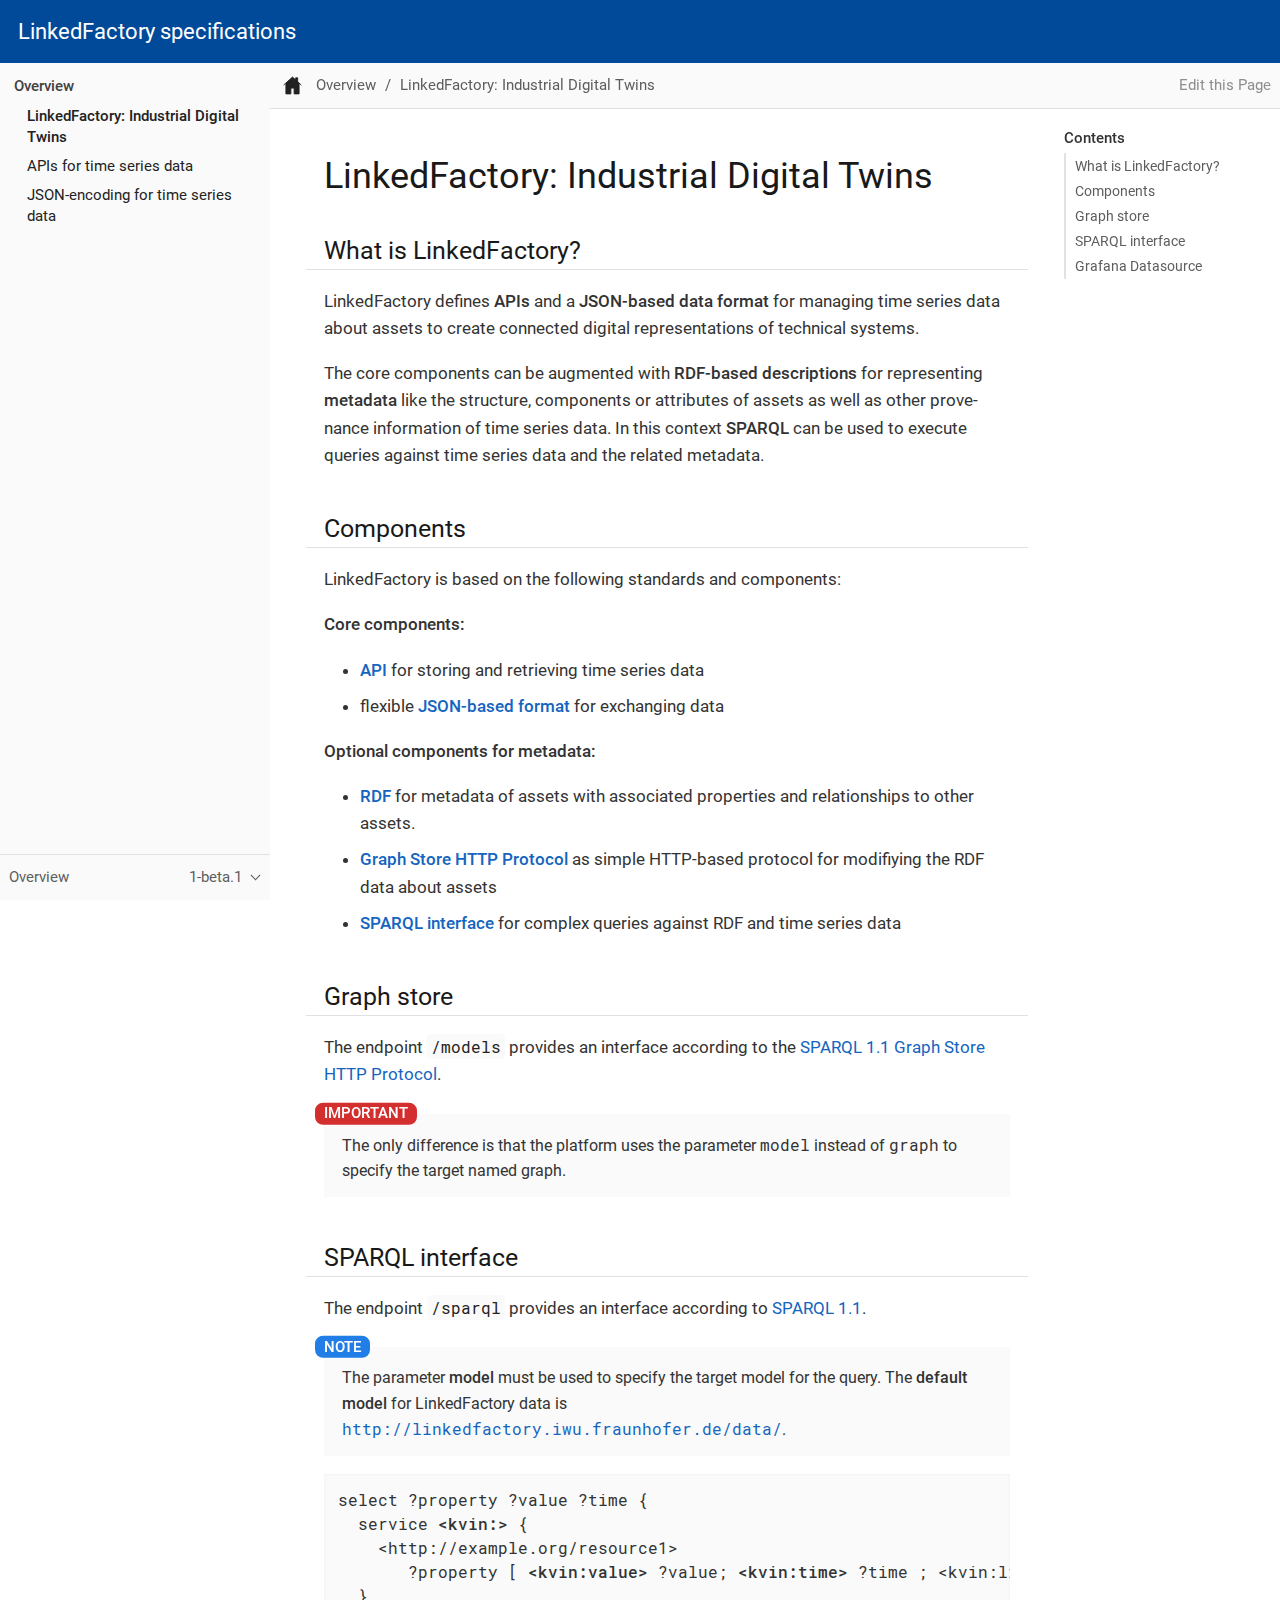
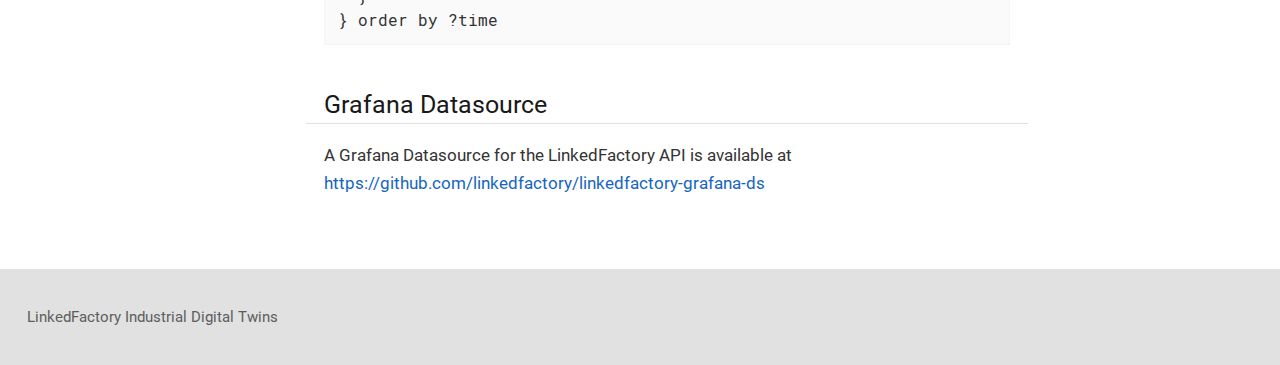
<file: index.html>
<!DOCTYPE html>
<meta charset="utf-8">
<link rel="canonical" href="https://linkedfactory.github.io/specification/overview/1/index.html">
<script>location="overview/1/index.html"</script>
<meta http-equiv="refresh" content="0; url=overview/1/index.html">
<meta name="robots" content="noindex">
<title>Redirect Notice</title>
<h1>Redirect Notice</h1>
<p>The page you requested has been relocated to <a href="overview/1/index.html">https://linkedfactory.github.io/specification/overview/1/index.html</a>.</p>
</file>
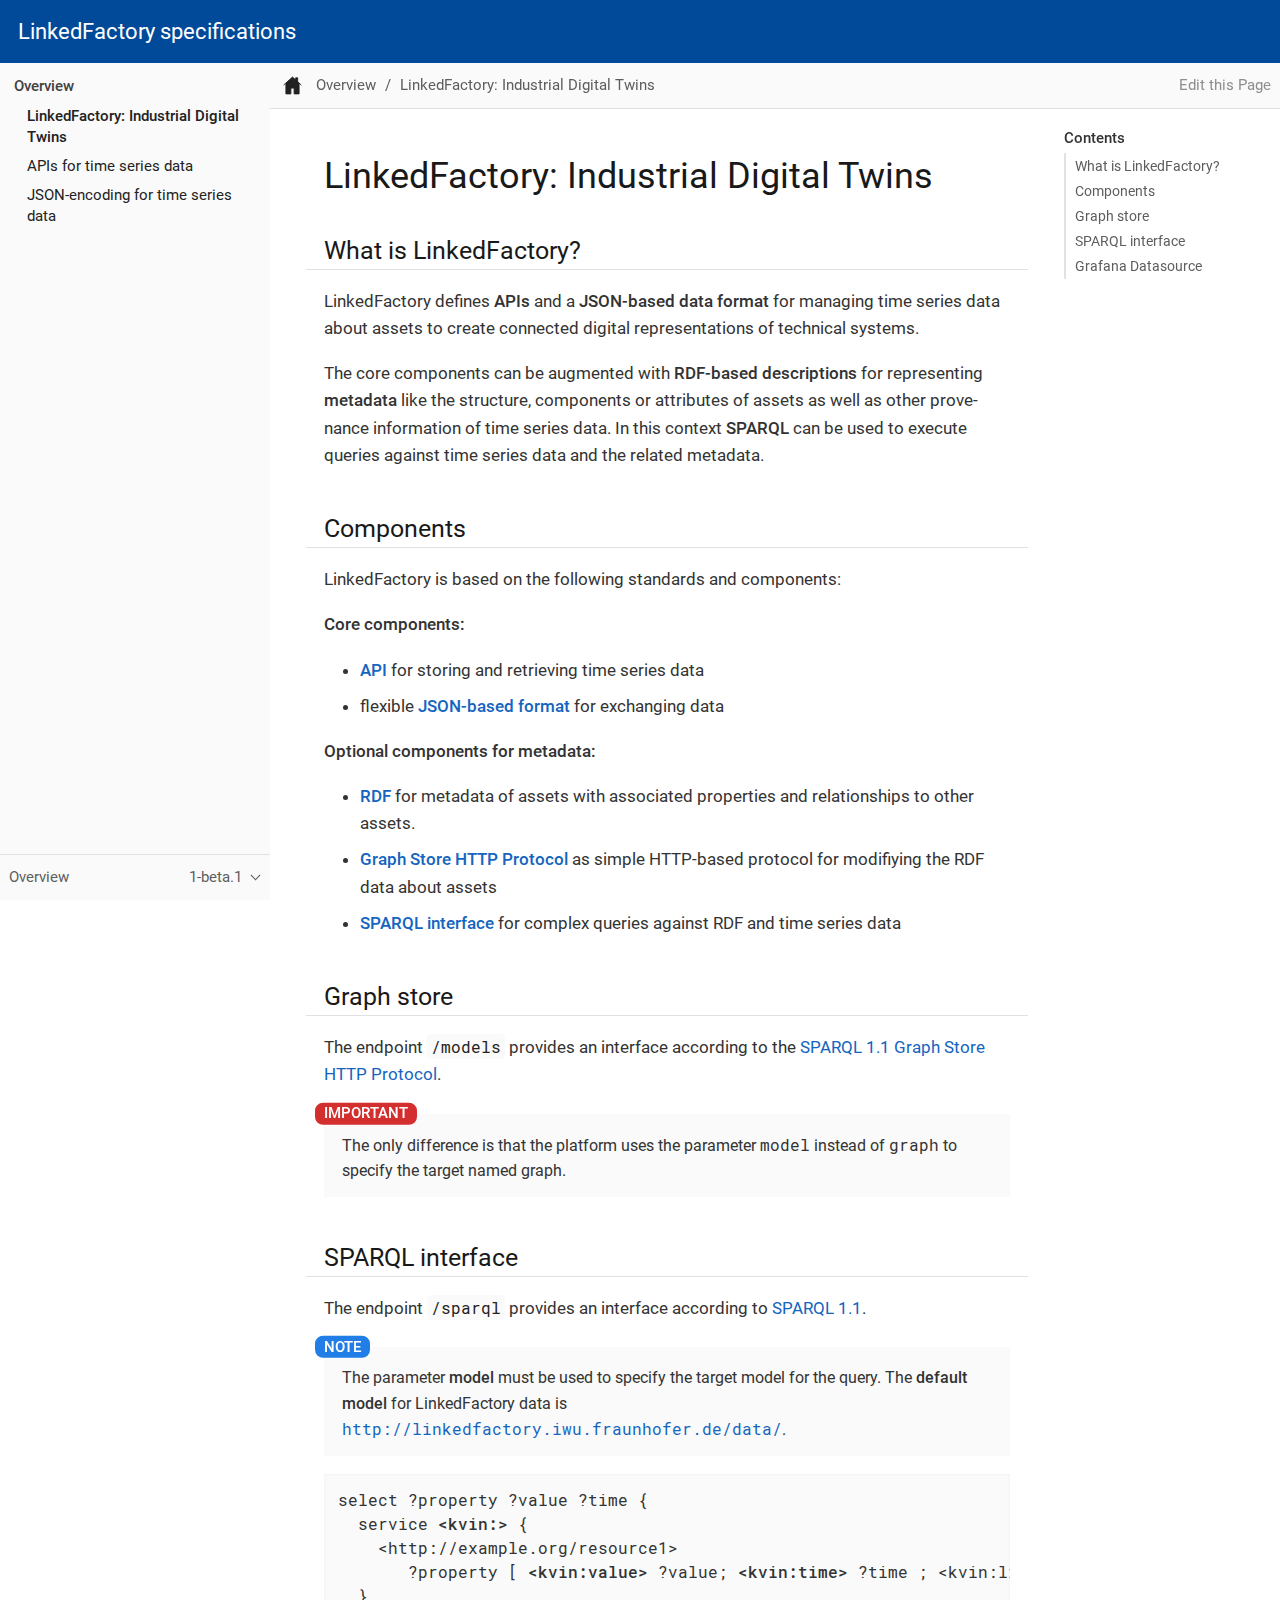
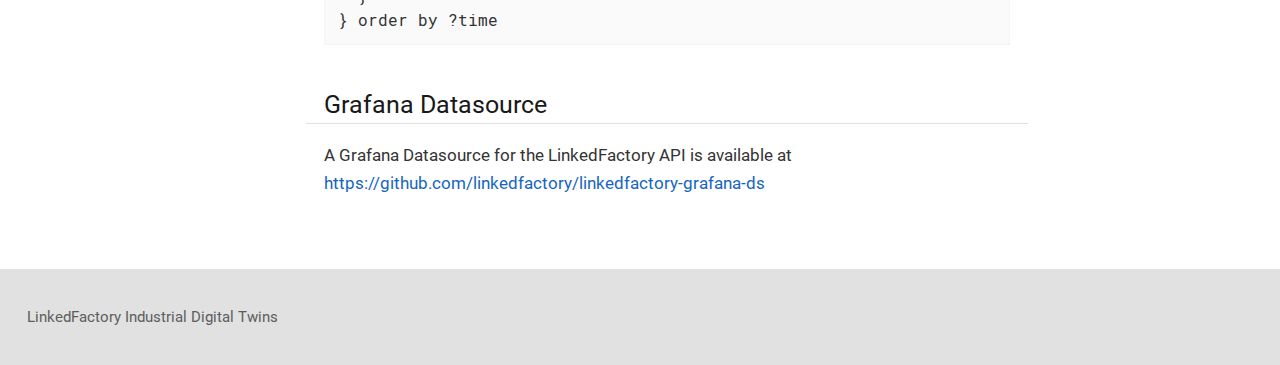
<file: overview/1/index.html>
<!DOCTYPE html>
<html lang="en">
  <head>
    <meta charset="utf-8">
    <meta name="viewport" content="width=device-width,initial-scale=1">
    <title>LinkedFactory: Industrial Digital Twins :: LinkedFactory specifications</title>
    <meta name="generator" content="Antora 3.0.1">
    <link rel="stylesheet" href="../../_/css/site.css">
    <script>var uiRootPath = '../../_'</script>
  </head>
  <body class="article">
<header class="header">
  <nav class="navbar">
    <div class="navbar-brand">
      <a class="navbar-item" href="https://linkedfactory.github.io/specification">LinkedFactory specifications</a>
      <button class="navbar-burger" data-target="topbar-nav">
        <span></span>
        <span></span>
        <span></span>
      </button>
    </div>
    <div id="topbar-nav" class="navbar-menu">
      <div class="navbar-end">
        <!--a class="navbar-item" href="#">Home</a>
        <div class="navbar-item has-dropdown is-hoverable">
          <a class="navbar-link" href="#">Products</a>
          <div class="navbar-dropdown">
            <a class="navbar-item" href="#">Product A</a>
            <a class="navbar-item" href="#">Product B</a>
            <a class="navbar-item" href="#">Product C</a>
          </div>
        </div>
        <div class="navbar-item has-dropdown is-hoverable">
          <a class="navbar-link" href="#">Services</a>
          <div class="navbar-dropdown">
            <a class="navbar-item" href="#">Service A</a>
            <a class="navbar-item" href="#">Service B</a>
            <a class="navbar-item" href="#">Service C</a>
          </div>
        </div>
        <div class="navbar-item">
          <span class="control">
            <a class="button is-primary" href="#">Download</a>
          </span>
        </div-->
      </div>
    </div>
  </nav>
</header>
<div class="body">
<div class="nav-container" data-component="overview" data-version="1">
  <aside class="nav">
    <div class="panels">
<div class="nav-panel-menu is-active" data-panel="menu">
  <nav class="nav-menu">
    <h3 class="title"><a href="index.html">Overview</a></h3>
<ul class="nav-list">
  <li class="nav-item" data-depth="0">
<ul class="nav-list">
  <li class="nav-item is-current-page" data-depth="1">
    <a class="nav-link" href="index.html">LinkedFactory: Industrial Digital Twins</a>
  </li>
</ul>
  </li>
  <li class="nav-item" data-depth="0">
<ul class="nav-list">
  <li class="nav-item" data-depth="1">
    <a class="nav-link" href="timeseries/api.html">APIs for time series data</a>
  </li>
  <li class="nav-item" data-depth="1">
    <a class="nav-link" href="timeseries/json.html">JSON-encoding for time series data</a>
  </li>
</ul>
  </li>
</ul>
  </nav>
</div>
<div class="nav-panel-explore" data-panel="explore">
  <div class="context">
    <span class="title">Overview</span>
    <span class="version">1-beta.1</span>
  </div>
  <ul class="components">
    <li class="component is-current">
      <a class="title" href="index.html">Overview</a>
      <ul class="versions">
        <li class="version is-current is-latest">
          <a href="index.html">1-beta.1</a>
        </li>
      </ul>
    </li>
  </ul>
</div>
    </div>
  </aside>
</div>
<main class="article">
<div class="toolbar" role="navigation">
<button class="nav-toggle"></button>
  <a href="index.html" class="home-link is-current"></a>
<nav class="breadcrumbs" aria-label="breadcrumbs">
  <ul>
    <li><a href="index.html">Overview</a></li>
    <li><a href="index.html">LinkedFactory: Industrial Digital Twins</a></li>
  </ul>
</nav>
  <div class="edit-this-page"><a href="https://github.com/linkedfactory/specification/edit/master/docs/modules/ROOT/pages/index.adoc">Edit this Page</a></div>
  </div>
  <div class="content">
<aside class="toc sidebar" data-title="Contents" data-levels="2">
  <div class="toc-menu"></div>
</aside>
<article class="doc">
<h1 class="page">LinkedFactory: Industrial Digital Twins</h1>
<div class="sect1">
<h2 id="_what_is_linkedfactory"><a class="anchor" href="#_what_is_linkedfactory"></a>What is LinkedFactory?</h2>
<div class="sectionbody">
<div class="paragraph">
<p>LinkedFactory defines <strong>APIs</strong> and a <strong>JSON-based data format</strong> for managing time series data about assets to create connected digital representations of technical systems.</p>
</div>
<div class="paragraph">
<p>The core components can be augmented with <strong>RDF-based descriptions</strong> for
representing <strong>metadata</strong> like the structure, components or attributes of
assets as well as other provenance information of time series data.
In this context <strong>SPARQL</strong> can be used to execute queries against time series data and the related metadata.</p>
</div>
</div>
</div>
<div class="sect1">
<h2 id="_components"><a class="anchor" href="#_components"></a>Components</h2>
<div class="sectionbody">
<div class="paragraph">
<p>LinkedFactory is based on the following standards and components:</p>
</div>
<div class="paragraph">
<p><strong>Core components:</strong></p>
</div>
<div class="ulist">
<ul>
<li>
<p><a href="timeseries/api.html" class="xref page"><strong>API</strong></a> for storing and retrieving time series data</p>
</li>
<li>
<p>flexible <a href="timeseries/json.html" class="xref page"><strong>JSON-based format</strong></a> for exchanging data</p>
</li>
</ul>
</div>
<div class="paragraph">
<p><strong>Optional components for metadata:</strong></p>
</div>
<div class="ulist">
<ul>
<li>
<p><a href="https://www.w3.org/TR/rdf11-concepts/"><strong>RDF</strong></a> for metadata of assets with associated properties and relationships
to other assets.</p>
</li>
<li>
<p><a href="http://www.w3.org/TR/sparql11-http-rdf-update/"><strong>Graph Store HTTP Protocol</strong></a> as simple HTTP-based protocol for modifiying the RDF data about assets</p>
</li>
<li>
<p><a href="https://www.w3.org/TR/sparql11-query/"><strong>SPARQL interface</strong></a> for complex queries against RDF and time series data</p>
</li>
</ul>
</div>
</div>
</div>
<div class="sect1">
<h2 id="_graph_store"><a class="anchor" href="#_graph_store"></a>Graph store</h2>
<div class="sectionbody">
<div class="paragraph">
<p>The endpoint <code>/models</code> provides an interface according to the <a href="https://www.w3.org/TR/sparql11-http-rdf-update/">SPARQL 1.1 Graph Store HTTP Protocol</a>.</p>
</div>
<div class="admonitionblock important">
<table>
<tr>
<td class="icon">
<i class="fa icon-important" title="Important"></i>
</td>
<td class="content">
The only difference is that the platform uses the parameter <code>model</code> instead of <code>graph</code> to specify the target named graph.
</td>
</tr>
</table>
</div>
</div>
</div>
<div class="sect1">
<h2 id="_sparql_interface"><a class="anchor" href="#_sparql_interface"></a>SPARQL interface</h2>
<div class="sectionbody">
<div class="paragraph">
<p>The endpoint <code>/sparql</code> provides an interface according to <a href="https://www.w3.org/TR/sparql11-overview/">SPARQL 1.1</a>.</p>
</div>
<div class="admonitionblock note">
<table>
<tr>
<td class="icon">
<i class="fa icon-note" title="Note"></i>
</td>
<td class="content">
The parameter <strong>model</strong> must be used to specify  the target model for the query. The <strong>default model</strong> for LinkedFactory data is <code><a href="http://linkedfactory.iwu.fraunhofer.de/data/" class="bare">http://linkedfactory.iwu.fraunhofer.de/data/</a></code>.
</td>
</tr>
</table>
</div>
<div class="listingblock">
<div class="content">
<pre class="highlightjs highlight"><code class="language-sparql hljs" data-lang="sparql">select ?property ?value ?time {
  service <strong>&lt;kvin:&gt;</strong> {
    &lt;http://example.org/resource1&gt;
       ?property [ <strong>&lt;kvin:value&gt;</strong> ?value; <strong>&lt;kvin:time&gt;</strong> ?time ; &lt;kvin:limit&gt; 1 ] .
  }
} order by ?time</code></pre>
</div>
</div>
</div>
</div>
<div class="sect1">
<h2 id="_grafana_datasource"><a class="anchor" href="#_grafana_datasource"></a>Grafana Datasource</h2>
<div class="sectionbody">
<div class="paragraph">
<p>A Grafana Datasource for the LinkedFactory API is available at <a href="https://github.com/linkedfactory/linkedfactory-grafana-ds" class="bare">https://github.com/linkedfactory/linkedfactory-grafana-ds</a></p>
</div>
</div>
</div>
</article>
  </div>
</main>
</div>
<footer class="footer">
  <p>LinkedFactory Industrial Digital Twins</p>
</footer>
<script src="../../_/js/site.js"></script>
<script async src="../../_/js/vendor/highlight.js"></script>
  </body>
</html>
</file>
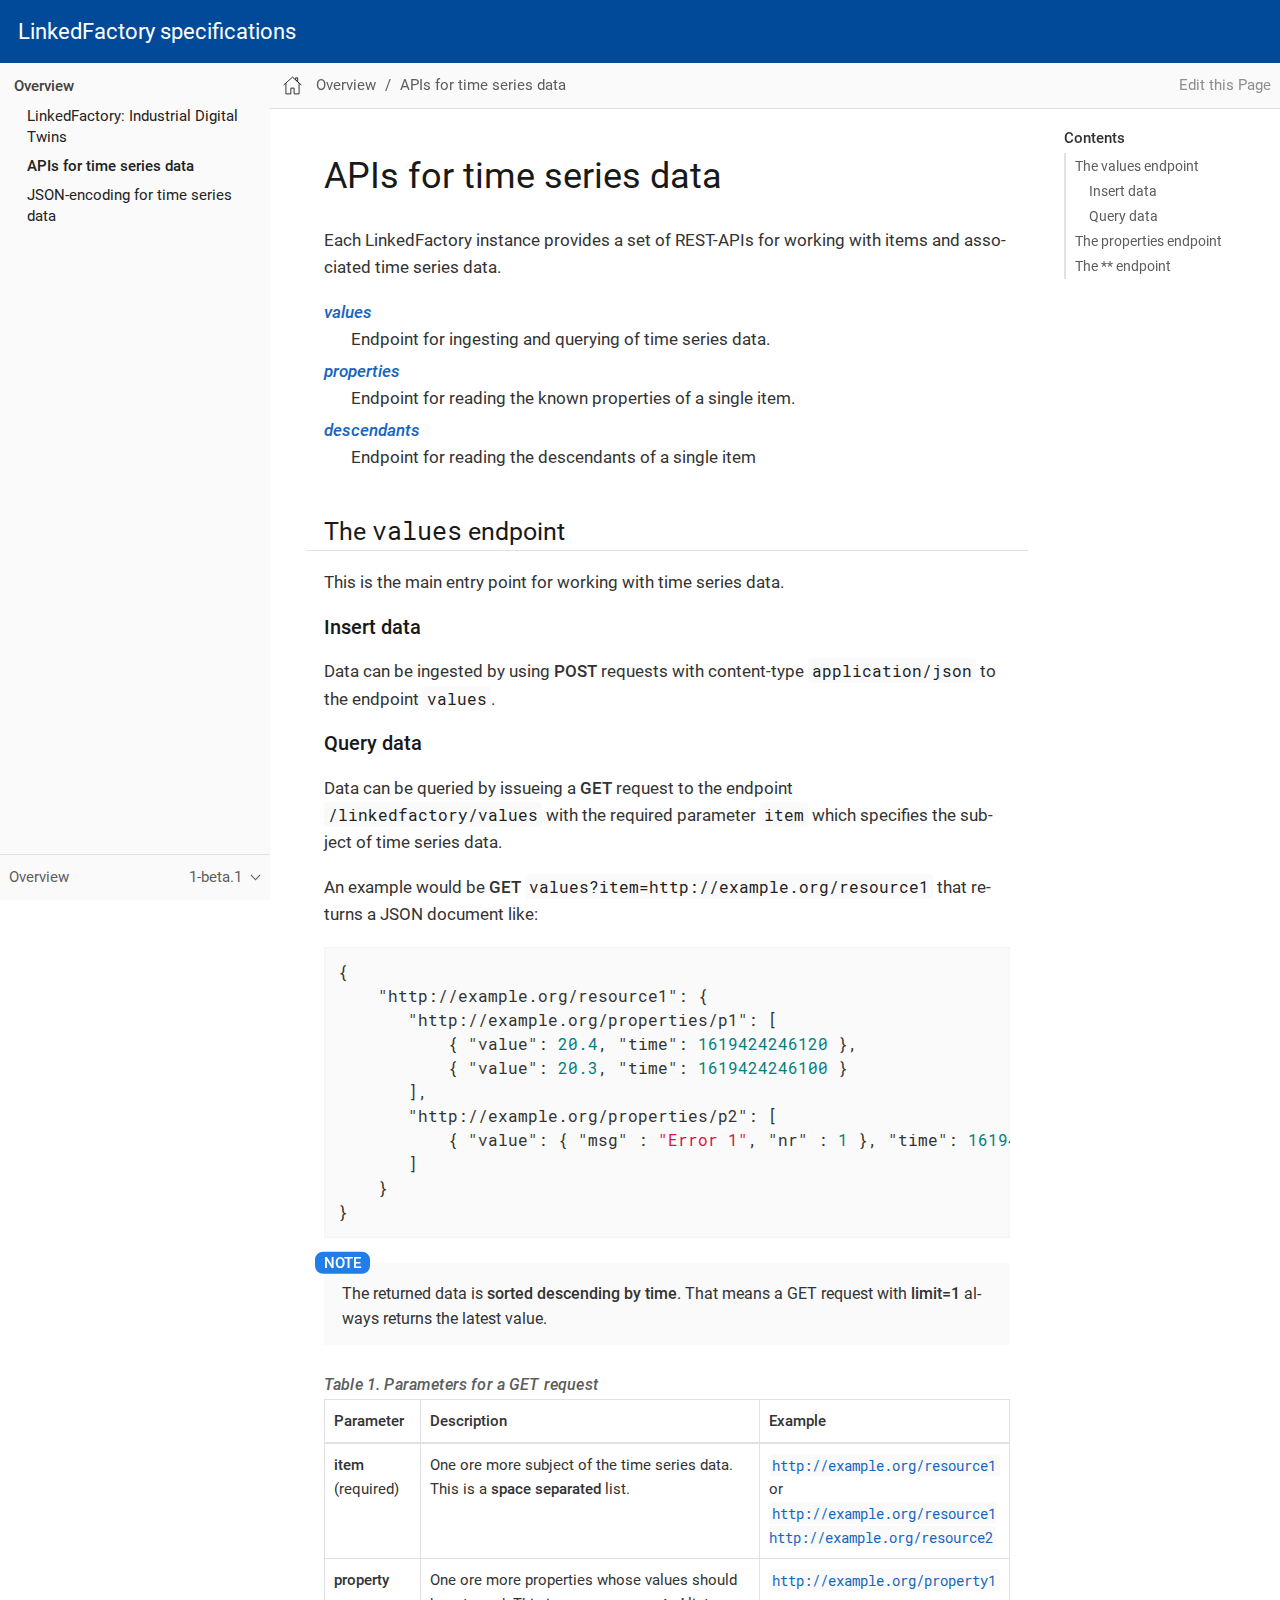
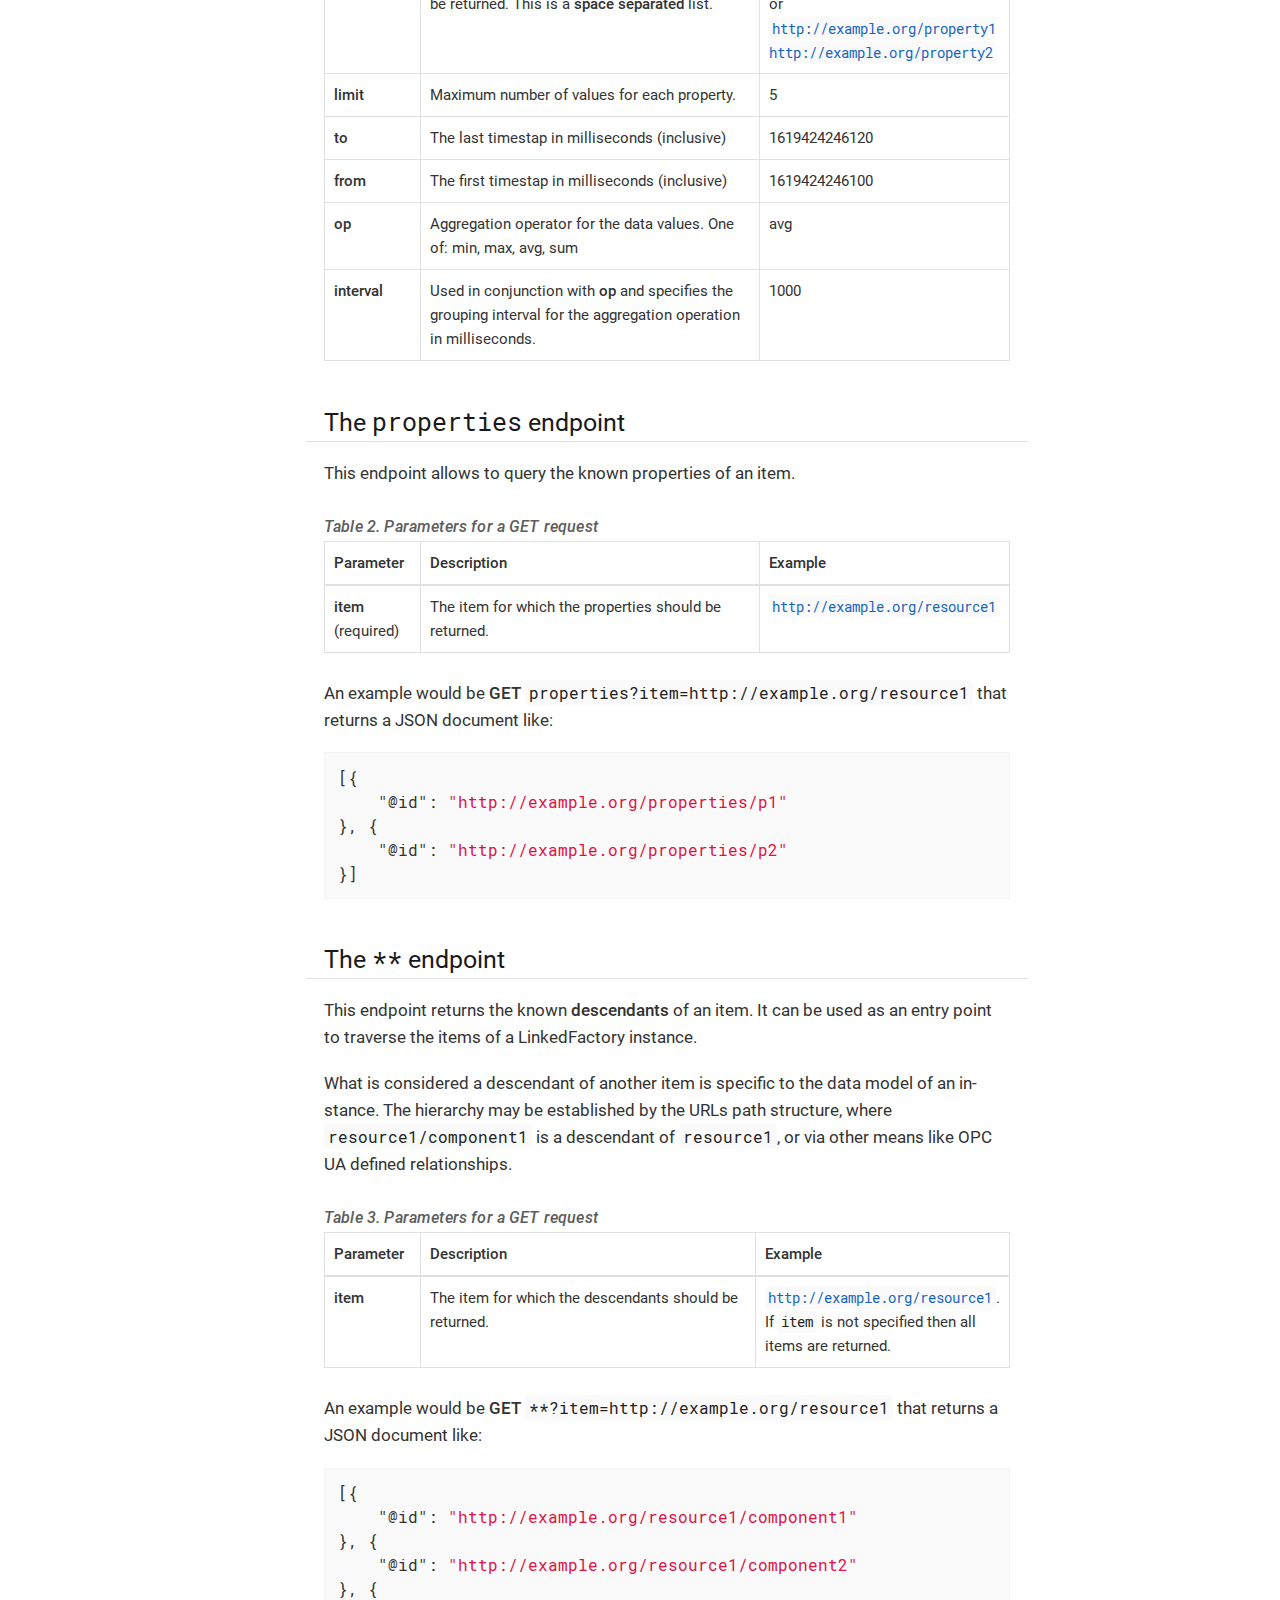
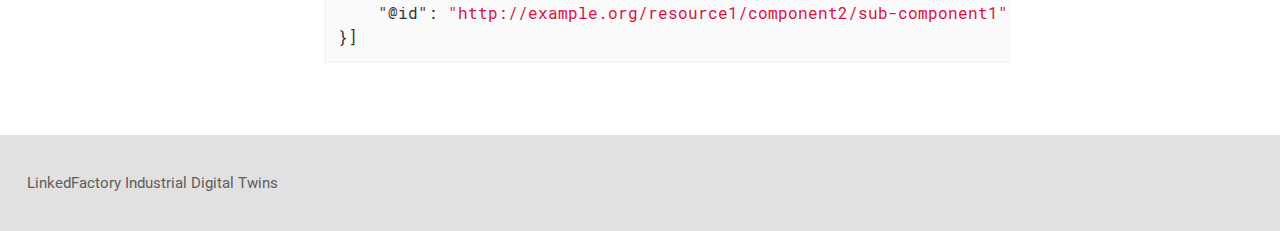
<file: overview/1/timeseries/api.html>
<!DOCTYPE html>
<html lang="en">
  <head>
    <meta charset="utf-8">
    <meta name="viewport" content="width=device-width,initial-scale=1">
    <title>APIs for time series data :: LinkedFactory specifications</title>
    <meta name="generator" content="Antora 3.0.1">
    <link rel="stylesheet" href="../../../_/css/site.css">
    <script>var uiRootPath = '../../../_'</script>
  </head>
  <body class="article">
<header class="header">
  <nav class="navbar">
    <div class="navbar-brand">
      <a class="navbar-item" href="https://linkedfactory.github.io/specification">LinkedFactory specifications</a>
      <button class="navbar-burger" data-target="topbar-nav">
        <span></span>
        <span></span>
        <span></span>
      </button>
    </div>
    <div id="topbar-nav" class="navbar-menu">
      <div class="navbar-end">
        <!--a class="navbar-item" href="#">Home</a>
        <div class="navbar-item has-dropdown is-hoverable">
          <a class="navbar-link" href="#">Products</a>
          <div class="navbar-dropdown">
            <a class="navbar-item" href="#">Product A</a>
            <a class="navbar-item" href="#">Product B</a>
            <a class="navbar-item" href="#">Product C</a>
          </div>
        </div>
        <div class="navbar-item has-dropdown is-hoverable">
          <a class="navbar-link" href="#">Services</a>
          <div class="navbar-dropdown">
            <a class="navbar-item" href="#">Service A</a>
            <a class="navbar-item" href="#">Service B</a>
            <a class="navbar-item" href="#">Service C</a>
          </div>
        </div>
        <div class="navbar-item">
          <span class="control">
            <a class="button is-primary" href="#">Download</a>
          </span>
        </div-->
      </div>
    </div>
  </nav>
</header>
<div class="body">
<div class="nav-container" data-component="overview" data-version="1">
  <aside class="nav">
    <div class="panels">
<div class="nav-panel-menu is-active" data-panel="menu">
  <nav class="nav-menu">
    <h3 class="title"><a href="../index.html">Overview</a></h3>
<ul class="nav-list">
  <li class="nav-item" data-depth="0">
<ul class="nav-list">
  <li class="nav-item" data-depth="1">
    <a class="nav-link" href="../index.html">LinkedFactory: Industrial Digital Twins</a>
  </li>
</ul>
  </li>
  <li class="nav-item" data-depth="0">
<ul class="nav-list">
  <li class="nav-item is-current-page" data-depth="1">
    <a class="nav-link" href="api.html">APIs for time series data</a>
  </li>
  <li class="nav-item" data-depth="1">
    <a class="nav-link" href="json.html">JSON-encoding for time series data</a>
  </li>
</ul>
  </li>
</ul>
  </nav>
</div>
<div class="nav-panel-explore" data-panel="explore">
  <div class="context">
    <span class="title">Overview</span>
    <span class="version">1-beta.1</span>
  </div>
  <ul class="components">
    <li class="component is-current">
      <a class="title" href="../index.html">Overview</a>
      <ul class="versions">
        <li class="version is-current is-latest">
          <a href="../index.html">1-beta.1</a>
        </li>
      </ul>
    </li>
  </ul>
</div>
    </div>
  </aside>
</div>
<main class="article">
<div class="toolbar" role="navigation">
<button class="nav-toggle"></button>
  <a href="../index.html" class="home-link"></a>
<nav class="breadcrumbs" aria-label="breadcrumbs">
  <ul>
    <li><a href="../index.html">Overview</a></li>
    <li><a href="api.html">APIs for time series data</a></li>
  </ul>
</nav>
  <div class="edit-this-page"><a href="https://github.com/linkedfactory/specification/edit/master/docs/modules/timeseries/pages/api.adoc">Edit this Page</a></div>
  </div>
  <div class="content">
<aside class="toc sidebar" data-title="Contents" data-levels="2">
  <div class="toc-menu"></div>
</aside>
<article class="doc">
<h1 class="page">APIs for time series data</h1>
<div id="preamble">
<div class="sectionbody">
<div class="paragraph">
<p>Each LinkedFactory instance provides a set of REST-APIs for working with items and associated time series data.</p>
</div>
<div class="dlist">
<dl>
<dt class="hdlist1"><a href="#values-endpoint">values</a></dt>
<dd>
<p>Endpoint for ingesting and querying of time series data.</p>
</dd>
<dt class="hdlist1"><a href="#properties-endpoint">properties</a></dt>
<dd>
<p>Endpoint for reading the known properties of a single item.</p>
</dd>
<dt class="hdlist1"><a href="#descendants-endpoint">descendants</a></dt>
<dd>
<p>Endpoint for reading the descendants of a single item</p>
</dd>
</dl>
</div>
</div>
</div>
<div class="sect1">
<h2 id="values-endpoint"><a class="anchor" href="#values-endpoint"></a>The <code>values</code> endpoint</h2>
<div class="sectionbody">
<div class="paragraph">
<p>This is the main entry point for working with time series data.</p>
</div>
<div class="sect2">
<h3 id="_insert_data"><a class="anchor" href="#_insert_data"></a>Insert data</h3>
<div class="paragraph">
<p>Data can be ingested by using <strong>POST</strong> requests with content-type <code>application/json</code> to the endpoint <code>values</code>.</p>
</div>
</div>
<div class="sect2">
<h3 id="_query_data"><a class="anchor" href="#_query_data"></a>Query data</h3>
<div class="paragraph">
<p>Data can be queried by issueing a <strong>GET</strong> request to the endpoint <code>/linkedfactory/values</code> with the required parameter <code>item</code> which specifies the subject of time series data.</p>
</div>
<div class="paragraph">
<p>An example would be <strong>GET</strong> <code>values?item=http://example.org/resource1</code> that returns a JSON document like:</p>
</div>
<div class="listingblock">
<div class="content">
<pre class="highlightjs highlight"><code class="language-json hljs" data-lang="json">{
    "http://example.org/resource1": {
       "http://example.org/properties/p1": [
           { "value": 20.4, "time": 1619424246120 },
           { "value": 20.3, "time": 1619424246100 }
       ],
       "http://example.org/properties/p2": [
           { "value": { "msg" : "Error 1", "nr" : 1 }, "time": 1619424246100 }
       ]
    }
}</code></pre>
</div>
</div>
<div class="admonitionblock note">
<table>
<tr>
<td class="icon">
<i class="fa icon-note" title="Note"></i>
</td>
<td class="content">
The returned data is <strong>sorted descending by time</strong>. That means a GET request with <strong>limit=1</strong> always returns the latest value.
</td>
</tr>
</table>
</div>
<table class="tableblock frame-all grid-all stretch">
<caption class="title">Table 1. Parameters for a GET request</caption>
<colgroup>
<col style="width: 14.2857%;">
<col style="width: 57.1428%;">
<col style="width: 28.5715%;">
</colgroup>
<thead>
<tr>
<th class="tableblock halign-left valign-top">Parameter</th>
<th class="tableblock halign-left valign-top">Description</th>
<th class="tableblock halign-left valign-top">Example</th>
</tr>
</thead>
<tbody>
<tr>
<td class="tableblock halign-left valign-top"><p class="tableblock"><strong>item</strong> (required)</p></td>
<td class="tableblock halign-left valign-top"><p class="tableblock">One ore more subject of the time series data. This is a <strong>space separated</strong> list.</p></td>
<td class="tableblock halign-left valign-top"><p class="tableblock"><code><a href="http://example.org/resource1" class="bare">http://example.org/resource1</a></code> or <code><a href="http://example.org/resource1" class="bare">http://example.org/resource1</a> <a href="http://example.org/resource2" class="bare">http://example.org/resource2</a></code></p></td>
</tr>
<tr>
<td class="tableblock halign-left valign-top"><p class="tableblock"><strong>property</strong></p></td>
<td class="tableblock halign-left valign-top"><p class="tableblock">One ore more properties whose values should be returned. This is a <strong>space separated</strong> list.</p></td>
<td class="tableblock halign-left valign-top"><p class="tableblock"><code><a href="http://example.org/property1" class="bare">http://example.org/property1</a></code> or <code><a href="http://example.org/property1" class="bare">http://example.org/property1</a> <a href="http://example.org/property2" class="bare">http://example.org/property2</a></code></p></td>
</tr>
<tr>
<td class="tableblock halign-left valign-top"><p class="tableblock"><strong>limit</strong></p></td>
<td class="tableblock halign-left valign-top"><p class="tableblock">Maximum number of values for each property.</p></td>
<td class="tableblock halign-left valign-top"><p class="tableblock">5</p></td>
</tr>
<tr>
<td class="tableblock halign-left valign-top"><p class="tableblock"><strong>to</strong></p></td>
<td class="tableblock halign-left valign-top"><p class="tableblock">The last timestap in milliseconds (inclusive)</p></td>
<td class="tableblock halign-left valign-top"><p class="tableblock">1619424246120</p></td>
</tr>
<tr>
<td class="tableblock halign-left valign-top"><p class="tableblock"><strong>from</strong></p></td>
<td class="tableblock halign-left valign-top"><p class="tableblock">The first timestap in milliseconds (inclusive)</p></td>
<td class="tableblock halign-left valign-top"><p class="tableblock">1619424246100</p></td>
</tr>
<tr>
<td class="tableblock halign-left valign-top"><p class="tableblock"><strong>op</strong></p></td>
<td class="tableblock halign-left valign-top"><p class="tableblock">Aggregation operator for the data values. One of: min, max, avg, sum</p></td>
<td class="tableblock halign-left valign-top"><p class="tableblock">avg</p></td>
</tr>
<tr>
<td class="tableblock halign-left valign-top"><p class="tableblock"><strong>interval</strong></p></td>
<td class="tableblock halign-left valign-top"><p class="tableblock">Used in conjunction with <strong>op</strong> and specifies the grouping interval for the aggregation operation in milliseconds.</p></td>
<td class="tableblock halign-left valign-top"><p class="tableblock">1000</p></td>
</tr>
</tbody>
</table>
</div>
</div>
</div>
<div class="sect1">
<h2 id="properties-endpoint"><a class="anchor" href="#properties-endpoint"></a>The <code>properties</code> endpoint</h2>
<div class="sectionbody">
<div class="paragraph">
<p>This endpoint allows to query the known properties of an item.</p>
</div>
<table class="tableblock frame-all grid-all stretch">
<caption class="title">Table 2. Parameters for a GET request</caption>
<colgroup>
<col style="width: 14.2857%;">
<col style="width: 57.1428%;">
<col style="width: 28.5715%;">
</colgroup>
<thead>
<tr>
<th class="tableblock halign-left valign-top">Parameter</th>
<th class="tableblock halign-left valign-top">Description</th>
<th class="tableblock halign-left valign-top">Example</th>
</tr>
</thead>
<tbody>
<tr>
<td class="tableblock halign-left valign-top"><p class="tableblock"><strong>item</strong> (required)</p></td>
<td class="tableblock halign-left valign-top"><p class="tableblock">The item for which the properties should be returned.</p></td>
<td class="tableblock halign-left valign-top"><p class="tableblock"><code><a href="http://example.org/resource1" class="bare">http://example.org/resource1</a></code></p></td>
</tr>
</tbody>
</table>
<div class="paragraph">
<p>An example would be <strong>GET</strong> <code>properties?item=http://example.org/resource1</code> that returns a JSON document like:</p>
</div>
<div class="listingblock">
<div class="content">
<pre class="highlightjs highlight"><code class="language-json hljs" data-lang="json">[{
    "@id": "http://example.org/properties/p1"
}, {
    "@id": "http://example.org/properties/p2"
}]</code></pre>
</div>
</div>
</div>
</div>
<div class="sect1">
<h2 id="descendants-endpoint"><a class="anchor" href="#descendants-endpoint"></a>The <code>**</code> endpoint</h2>
<div class="sectionbody">
<div class="paragraph">
<p>This endpoint returns the known <strong>descendants</strong> of an item. It can be used as an entry point to traverse the items of a LinkedFactory instance.</p>
</div>
<div class="paragraph">
<p>What is considered a descendant of another item is specific to the data model of an instance. The hierarchy may be established by the URLs path structure, where <code>resource1/component1</code> is a descendant of <code>resource1</code>, or via other means like OPC UA defined relationships.</p>
</div>
<table class="tableblock frame-all grid-all stretch">
<caption class="title">Table 3. Parameters for a GET request</caption>
<colgroup>
<col style="width: 14.2857%;">
<col style="width: 57.1428%;">
<col style="width: 28.5715%;">
</colgroup>
<thead>
<tr>
<th class="tableblock halign-left valign-top">Parameter</th>
<th class="tableblock halign-left valign-top">Description</th>
<th class="tableblock halign-left valign-top">Example</th>
</tr>
</thead>
<tbody>
<tr>
<td class="tableblock halign-left valign-top"><p class="tableblock"><strong>item</strong></p></td>
<td class="tableblock halign-left valign-top"><p class="tableblock">The item for which the descendants should be returned.</p></td>
<td class="tableblock halign-left valign-top"><p class="tableblock"><code><a href="http://example.org/resource1" class="bare">http://example.org/resource1</a></code>. If <code>item</code> is not specified then all
items are returned.</p></td>
</tr>
</tbody>
</table>
<div class="paragraph">
<p>An example would be <strong>GET</strong> <code>**?item=http://example.org/resource1</code> that returns a JSON document like:</p>
</div>
<div class="listingblock">
<div class="content">
<pre class="highlightjs highlight"><code class="language-json hljs" data-lang="json">[{
    "@id": "http://example.org/resource1/component1"
}, {
    "@id": "http://example.org/resource1/component2"
}, {
    "@id": "http://example.org/resource1/component2/sub-component1"
}]</code></pre>
</div>
</div>
</div>
</div>
</article>
  </div>
</main>
</div>
<footer class="footer">
  <p>LinkedFactory Industrial Digital Twins</p>
</footer>
<script src="../../../_/js/site.js"></script>
<script async src="../../../_/js/vendor/highlight.js"></script>
  </body>
</html>
</file>
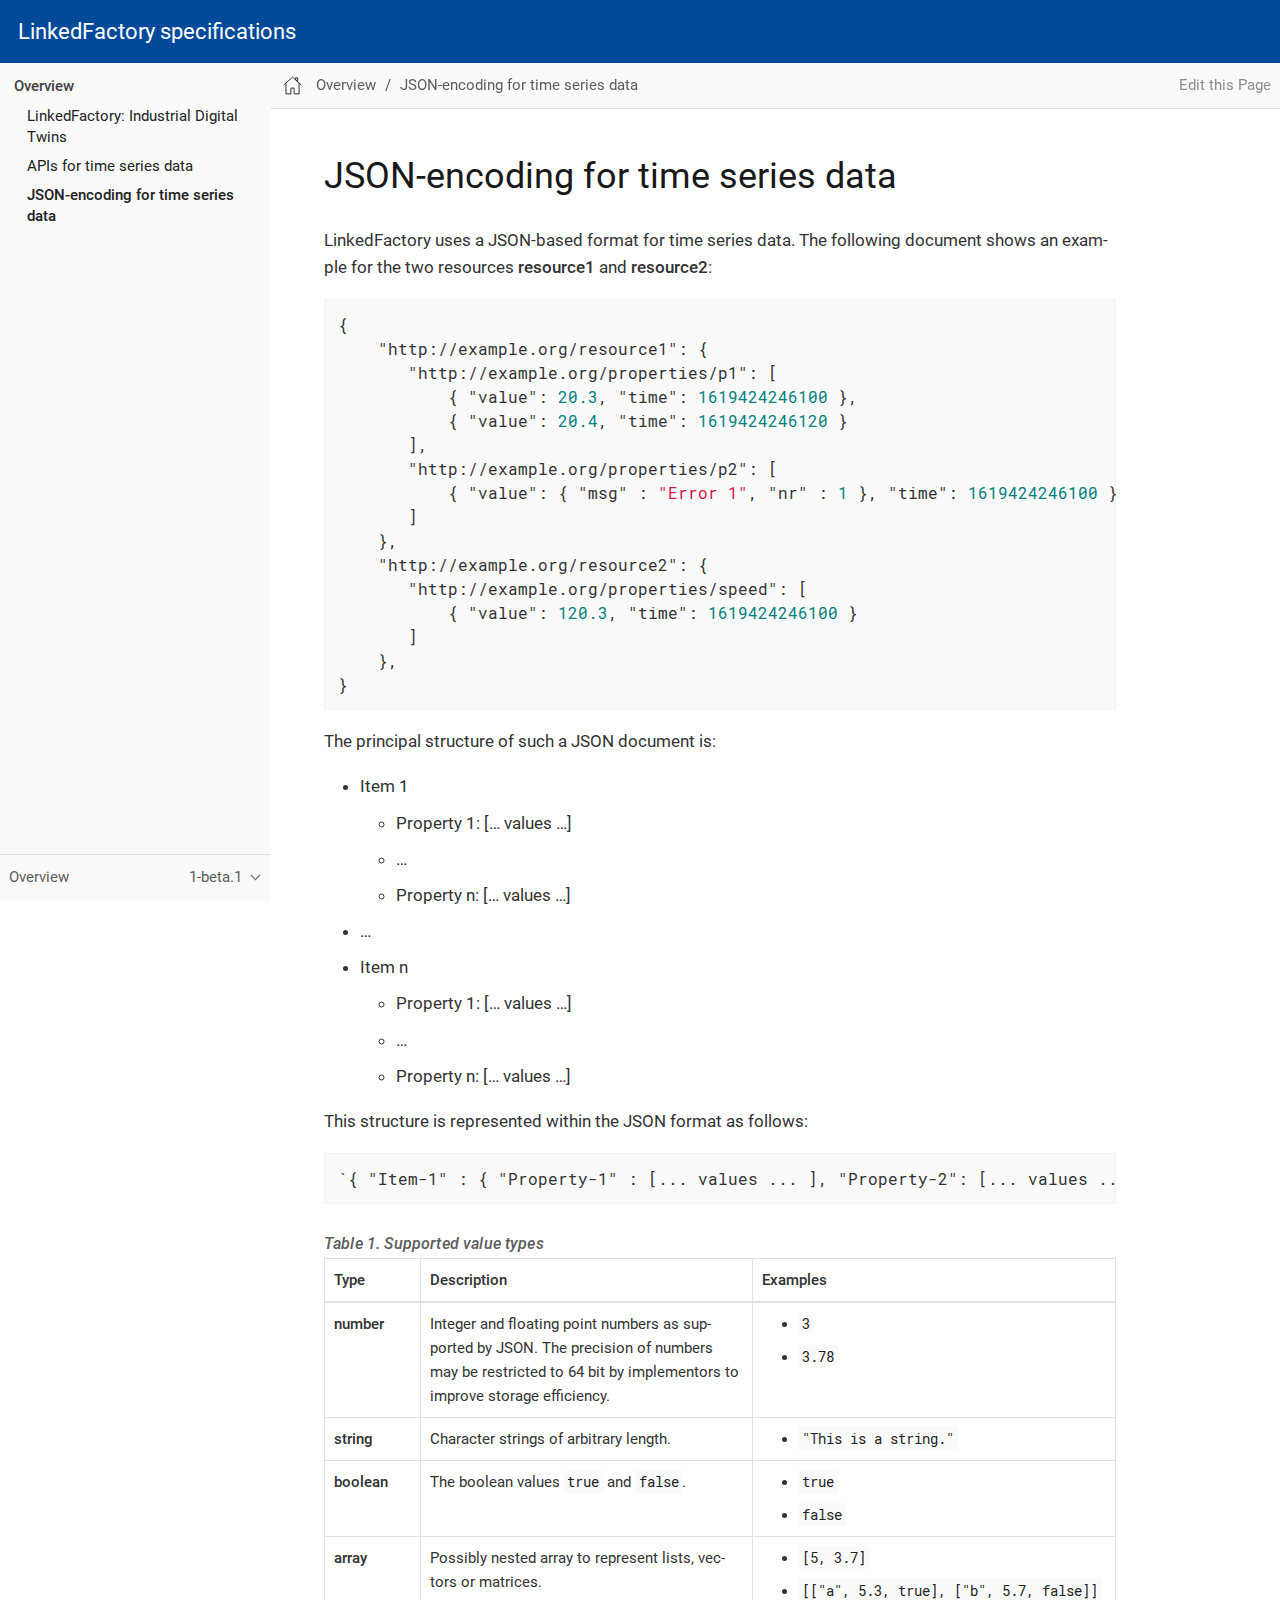
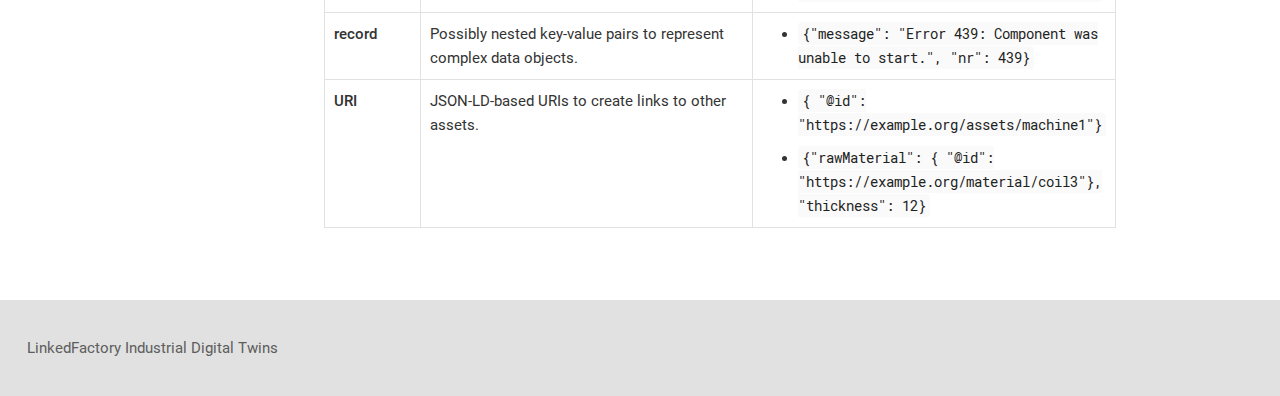
<file: overview/1/timeseries/json.html>
<!DOCTYPE html>
<html lang="en">
  <head>
    <meta charset="utf-8">
    <meta name="viewport" content="width=device-width,initial-scale=1">
    <title>JSON-encoding for time series data :: LinkedFactory specifications</title>
    <meta name="generator" content="Antora 3.0.1">
    <link rel="stylesheet" href="../../../_/css/site.css">
    <script>var uiRootPath = '../../../_'</script>
  </head>
  <body class="article">
<header class="header">
  <nav class="navbar">
    <div class="navbar-brand">
      <a class="navbar-item" href="https://linkedfactory.github.io/specification">LinkedFactory specifications</a>
      <button class="navbar-burger" data-target="topbar-nav">
        <span></span>
        <span></span>
        <span></span>
      </button>
    </div>
    <div id="topbar-nav" class="navbar-menu">
      <div class="navbar-end">
        <!--a class="navbar-item" href="#">Home</a>
        <div class="navbar-item has-dropdown is-hoverable">
          <a class="navbar-link" href="#">Products</a>
          <div class="navbar-dropdown">
            <a class="navbar-item" href="#">Product A</a>
            <a class="navbar-item" href="#">Product B</a>
            <a class="navbar-item" href="#">Product C</a>
          </div>
        </div>
        <div class="navbar-item has-dropdown is-hoverable">
          <a class="navbar-link" href="#">Services</a>
          <div class="navbar-dropdown">
            <a class="navbar-item" href="#">Service A</a>
            <a class="navbar-item" href="#">Service B</a>
            <a class="navbar-item" href="#">Service C</a>
          </div>
        </div>
        <div class="navbar-item">
          <span class="control">
            <a class="button is-primary" href="#">Download</a>
          </span>
        </div-->
      </div>
    </div>
  </nav>
</header>
<div class="body">
<div class="nav-container" data-component="overview" data-version="1">
  <aside class="nav">
    <div class="panels">
<div class="nav-panel-menu is-active" data-panel="menu">
  <nav class="nav-menu">
    <h3 class="title"><a href="../index.html">Overview</a></h3>
<ul class="nav-list">
  <li class="nav-item" data-depth="0">
<ul class="nav-list">
  <li class="nav-item" data-depth="1">
    <a class="nav-link" href="../index.html">LinkedFactory: Industrial Digital Twins</a>
  </li>
</ul>
  </li>
  <li class="nav-item" data-depth="0">
<ul class="nav-list">
  <li class="nav-item" data-depth="1">
    <a class="nav-link" href="api.html">APIs for time series data</a>
  </li>
  <li class="nav-item is-current-page" data-depth="1">
    <a class="nav-link" href="json.html">JSON-encoding for time series data</a>
  </li>
</ul>
  </li>
</ul>
  </nav>
</div>
<div class="nav-panel-explore" data-panel="explore">
  <div class="context">
    <span class="title">Overview</span>
    <span class="version">1-beta.1</span>
  </div>
  <ul class="components">
    <li class="component is-current">
      <a class="title" href="../index.html">Overview</a>
      <ul class="versions">
        <li class="version is-current is-latest">
          <a href="../index.html">1-beta.1</a>
        </li>
      </ul>
    </li>
  </ul>
</div>
    </div>
  </aside>
</div>
<main class="article">
<div class="toolbar" role="navigation">
<button class="nav-toggle"></button>
  <a href="../index.html" class="home-link"></a>
<nav class="breadcrumbs" aria-label="breadcrumbs">
  <ul>
    <li><a href="../index.html">Overview</a></li>
    <li><a href="json.html">JSON-encoding for time series data</a></li>
  </ul>
</nav>
  <div class="edit-this-page"><a href="https://github.com/linkedfactory/specification/edit/master/docs/modules/timeseries/pages/json.adoc">Edit this Page</a></div>
  </div>
  <div class="content">
<aside class="toc sidebar" data-title="Contents" data-levels="2">
  <div class="toc-menu"></div>
</aside>
<article class="doc">
<h1 class="page">JSON-encoding for time series data</h1>
<div class="paragraph">
<p>LinkedFactory uses a JSON-based format for time series data. The following document shows an example for the two resources <strong>resource1</strong> and <strong>resource2</strong>:</p>
</div>
<div class="listingblock">
<div class="content">
<pre class="highlightjs highlight"><code class="language-json hljs" data-lang="json">{
    "http://example.org/resource1": {
       "http://example.org/properties/p1": [
           { "value": 20.3, "time": 1619424246100 },
           { "value": 20.4, "time": 1619424246120 }
       ],
       "http://example.org/properties/p2": [
           { "value": { "msg" : "Error 1", "nr" : 1 }, "time": 1619424246100 }
       ]
    },
    "http://example.org/resource2": {
       "http://example.org/properties/speed": [
           { "value": 120.3, "time": 1619424246100 }
       ]
    },
}</code></pre>
</div>
</div>
<div class="paragraph">
<p>The principal structure of such a JSON document is:</p>
</div>
<div class="ulist">
<ul>
<li>
<p>Item 1</p>
<div class="ulist">
<ul>
<li>
<p>Property 1: [&#8230;&#8203; values &#8230;&#8203;]</p>
</li>
<li>
<p>&#8230;&#8203;</p>
</li>
<li>
<p>Property n: [&#8230;&#8203; values &#8230;&#8203;]</p>
</li>
</ul>
</div>
</li>
<li>
<p>&#8230;&#8203;</p>
</li>
<li>
<p>Item n</p>
<div class="ulist">
<ul>
<li>
<p>Property 1: [&#8230;&#8203; values &#8230;&#8203;]</p>
</li>
<li>
<p>&#8230;&#8203;</p>
</li>
<li>
<p>Property n: [&#8230;&#8203; values &#8230;&#8203;]</p>
</li>
</ul>
</div>
</li>
</ul>
</div>
<div class="paragraph">
<p>This structure is represented within the JSON format as follows:</p>
</div>
<div class="literalblock">
<div class="content">
<pre>`{ "Item-1" : { "Property-1" : [... values ... ], "Property-2": [... values ...], ... }}`.</pre>
</div>
</div>
<table class="tableblock frame-all grid-all stretch">
<caption class="title">Table 1. Supported value types</caption>
<colgroup>
<col style="width: 14.2857%;">
<col style="width: 57.1428%;">
<col style="width: 28.5715%;">
</colgroup>
<thead>
<tr>
<th class="tableblock halign-left valign-top">Type</th>
<th class="tableblock halign-left valign-top">Description</th>
<th class="tableblock halign-left valign-top">Examples</th>
</tr>
</thead>
<tbody>
<tr>
<td class="tableblock halign-left valign-top"><p class="tableblock"><strong>number</strong></p></td>
<td class="tableblock halign-left valign-top"><p class="tableblock">Integer and floating point numbers as supported by JSON. The precision of numbers may be restricted to 64 bit by implementors to improve storage efficiency.</p></td>
<td class="tableblock halign-left valign-top"><div class="content"><div class="ulist">
<ul>
<li>
<p><code>3</code></p>
</li>
<li>
<p><code>3.78</code></p>
</li>
</ul>
</div></div></td>
</tr>
<tr>
<td class="tableblock halign-left valign-top"><p class="tableblock"><strong>string</strong></p></td>
<td class="tableblock halign-left valign-top"><p class="tableblock">Character strings of arbitrary length.</p></td>
<td class="tableblock halign-left valign-top"><div class="content"><div class="ulist">
<ul>
<li>
<p><code>"This is a string."</code></p>
</li>
</ul>
</div></div></td>
</tr>
<tr>
<td class="tableblock halign-left valign-top"><p class="tableblock"><strong>boolean</strong></p></td>
<td class="tableblock halign-left valign-top"><p class="tableblock">The boolean values <code>true</code> and <code>false</code>.</p></td>
<td class="tableblock halign-left valign-top"><div class="content"><div class="ulist">
<ul>
<li>
<p><code>true</code></p>
</li>
<li>
<p><code>false</code></p>
</li>
</ul>
</div></div></td>
</tr>
<tr>
<td class="tableblock halign-left valign-top"><p class="tableblock"><strong>array</strong></p></td>
<td class="tableblock halign-left valign-top"><p class="tableblock">Possibly nested array to represent lists, vectors or matrices.</p></td>
<td class="tableblock halign-left valign-top"><div class="content"><div class="ulist">
<ul>
<li>
<p><code>[5, 3.7]</code></p>
</li>
<li>
<p><code>[["a", 5.3, true], ["b", 5.7, false]]</code></p>
</li>
</ul>
</div></div></td>
</tr>
<tr>
<td class="tableblock halign-left valign-top"><p class="tableblock"><strong>record</strong></p></td>
<td class="tableblock halign-left valign-top"><p class="tableblock">Possibly nested key-value pairs to represent complex data objects.</p></td>
<td class="tableblock halign-left valign-top"><div class="content"><div class="ulist">
<ul>
<li>
<p><code>{"message": "Error 439: Component was unable to start.", "nr": 439}</code></p>
</li>
</ul>
</div></div></td>
</tr>
<tr>
<td class="tableblock halign-left valign-top"><p class="tableblock"><strong>URI</strong></p></td>
<td class="tableblock halign-left valign-top"><p class="tableblock">JSON-LD-based URIs to create links to other assets.</p></td>
<td class="tableblock halign-left valign-top"><div class="content"><div class="ulist">
<ul>
<li>
<p><code>{ "@id": "https://example.org/assets/machine1"}</code></p>
</li>
<li>
<p><code>{"rawMaterial": { "@id": "https://example.org/material/coil3"}, "thickness": 12}</code></p>
</li>
</ul>
</div></div></td>
</tr>
</tbody>
</table>
</article>
  </div>
</main>
</div>
<footer class="footer">
  <p>LinkedFactory Industrial Digital Twins</p>
</footer>
<script src="../../../_/js/site.js"></script>
<script async src="../../../_/js/vendor/highlight.js"></script>
  </body>
</html>
</file>
<file: _/css/site.css>
@font-face{font-family:Roboto;font-style:normal;font-weight:400;src:local("Roboto Regular"),local("Roboto-Regular"),url(../font/roboto-latin-400.woff2) format("woff2"),url(../font/roboto-latin-400.woff) format("woff")}@font-face{font-family:Roboto;font-style:italic;font-weight:400;src:local("Roboto Italic"),local("Roboto-Italic"),url(../font/roboto-latin-400italic.woff2) format("woff2"),url(../font/roboto-latin-400italic.woff) format("woff")}@font-face{font-family:Roboto;font-style:normal;font-weight:500;src:local("Roboto Medium"),local("Roboto-Medium"),url(../font/roboto-latin-500.woff2) format("woff2"),url(../font/roboto-latin-500.woff) format("woff")}@font-face{font-family:Roboto;font-style:italic;font-weight:500;src:local("Roboto Medium Italic"),local("Roboto-MediumItalic"),url(../font/roboto-latin-500italic.woff2) format("woff2"),url(../font/roboto-latin-500italic.woff) format("woff")}@font-face{font-family:Roboto Mono;font-style:normal;font-weight:400;src:local("Roboto Mono Regular"),local("RobotoMono-Regular"),url(../font/roboto-mono-latin-400.woff2) format("woff2"),url(../font/roboto-mono-latin-400.woff) format("woff")}@font-face{font-family:Roboto Mono;font-style:normal;font-weight:500;src:local("Roboto Mono Medium"),local("RobotoMono-Medium"),url(../font/roboto-mono-latin-500.woff2) format("woff2"),url(../font/roboto-mono-latin-500.woff) format("woff")}*,::after,::before{-webkit-box-sizing:inherit;box-sizing:inherit}html{-webkit-box-sizing:border-box;box-sizing:border-box;font-size:1.0625em;height:100%}@media screen and (min-width:1024px){html{font-size:1.125em}}body{background:#fff;color:#222;font-family:Roboto,sans-serif;line-height:1.15;margin:0;word-wrap:anywhere}a{text-decoration:none}a:hover{text-decoration:underline}a:active{background-color:none}code,kbd,pre{font-family:Roboto Mono,monospace}b,dt,strong,th{font-weight:500}sub,sup{font-size:75%;line-height:0;position:relative;vertical-align:baseline}sub{bottom:-.25em}sup{top:-.5em}em em{font-style:normal}strong strong{font-weight:400}button{cursor:pointer;font-family:inherit;font-size:1em;line-height:1.15;margin:0}button::-moz-focus-inner{border:none;padding:0}summary{cursor:pointer;-webkit-tap-highlight-color:transparent;outline:none}table{border-collapse:collapse;word-wrap:normal}object[type="image/svg+xml"]:not([width]){width:-webkit-fit-content;width:-moz-fit-content;width:fit-content}@supports (scrollbar-width:thin){body *{scrollbar-width:thin;scrollbar-color:#c1c1c1 transparent}}body ::-webkit-scrollbar{height:.25rem;width:.25rem}body ::-webkit-scrollbar-thumb{background-color:#c1c1c1}@media screen and (min-width:1024px){.body{display:-webkit-box;display:-ms-flexbox;display:flex}}.nav-container{position:fixed;top:3.5rem;left:0;width:100%;font-size:.94444rem;z-index:1;visibility:hidden}@media screen and (min-width:769px){.nav-container{width:15rem}}@media screen and (min-width:1024px){.nav-container{font-size:.86111rem;-webkit-box-flex:0;-ms-flex:none;flex:none;position:static;top:0;visibility:visible}}.nav-container.is-active{visibility:visible}.nav{background:#fafafa;position:relative;top:2.5rem;height:calc(100vh - 6rem)}@media screen and (min-width:769px){.nav{-webkit-box-shadow:.5px 0 3px #c1c1c1;box-shadow:.5px 0 3px #c1c1c1}}@media screen and (min-width:1024px){.nav{top:3.5rem;-webkit-box-shadow:none;box-shadow:none;position:sticky;height:calc(100vh - 3.5rem)}}.nav .panels{display:-webkit-box;display:-ms-flexbox;display:flex;-webkit-box-orient:vertical;-webkit-box-direction:normal;-ms-flex-direction:column;flex-direction:column;height:inherit}html.is-clipped--nav{overflow-y:hidden}.nav-panel-menu{overflow-y:scroll;-ms-scroll-chaining:none;overscroll-behavior:none;height:calc(100% - 2.5rem)}.nav-panel-menu:not(.is-active) .nav-menu{opacity:.75}.nav-panel-menu:not(.is-active)::after{content:"";background:rgba(0,0,0,.5);display:block;position:absolute;top:0;right:0;bottom:0;left:0}.nav-menu{min-height:100%;padding:.5rem .75rem;line-height:1.35;position:relative}.nav-menu h3.title{color:#424242;font-size:inherit;font-weight:500;margin:0;padding:.25em 0 .125em}.nav-menu a{color:inherit}.nav-list{margin:0 0 0 .75rem;padding:0}.nav-menu>.nav-list+.nav-list{margin-top:.5rem}.nav-item{list-style:none;margin-top:.5em}.nav-item-toggle~.nav-list{padding-bottom:.125rem}.nav-item[data-depth="0"]>.nav-list:first-child{display:block;margin:0}.nav-item:not(.is-active)>.nav-list{display:none}.nav-item-toggle{background:transparent url(../img/caret.svg) no-repeat 50%/50%;border:none;outline:none;line-height:inherit;position:absolute;height:1.35em;width:1.35em;margin-top:-.05em;margin-left:-1.35em}.nav-item.is-active>.nav-item-toggle{-webkit-transform:rotate(90deg);transform:rotate(90deg)}.is-current-page>.nav-link,.is-current-page>.nav-text{font-weight:500}.nav-panel-explore{background:#fafafa;display:-webkit-box;display:-ms-flexbox;display:flex;-webkit-box-orient:vertical;-webkit-box-direction:normal;-ms-flex-direction:column;flex-direction:column;position:absolute;top:0;right:0;bottom:0;left:0}.nav-panel-explore:not(:first-child){top:auto;max-height:calc(50% + 2.5rem)}.nav-panel-explore .context{font-size:.83333rem;-ms-flex-negative:0;flex-shrink:0;color:#5d5d5d;-webkit-box-shadow:0 -1px 0 #e1e1e1;box-shadow:0 -1px 0 #e1e1e1;padding:0 .5rem;display:-webkit-box;display:-ms-flexbox;display:flex;-webkit-box-align:center;-ms-flex-align:center;align-items:center;-webkit-box-pack:justify;-ms-flex-pack:justify;justify-content:space-between;cursor:pointer;line-height:1;height:2.5rem}.nav-panel-explore .context .version{display:-webkit-box;display:-ms-flexbox;display:flex;-webkit-box-align:inherit;-ms-flex-align:inherit;align-items:inherit}.nav-panel-explore .context .version::after{content:"";background:url(../img/chevron.svg) no-repeat 100%/auto 100%;width:1.25em;height:.75em}.nav-panel-explore .components{line-height:1.6;-webkit-box-flex:1;-ms-flex-positive:1;flex-grow:1;-webkit-box-shadow:inset 0 1px 5px #e1e1e1;box-shadow:inset 0 1px 5px #e1e1e1;background:#f0f0f0;padding:.5rem .75rem 0;margin:0;overflow-y:scroll;max-height:100%;display:block}.nav-panel-explore:not(.is-active) .components{display:none}.nav-panel-explore .component{display:block}.nav-panel-explore .component+.component{margin-top:.5rem}.nav-panel-explore .component:last-child{margin-bottom:.75rem}.nav-panel-explore .component .title{font-weight:500;color:inherit}.nav-panel-explore .versions{display:-webkit-box;display:-ms-flexbox;display:flex;-ms-flex-wrap:wrap;flex-wrap:wrap;list-style:none;padding-left:0;margin-top:-.25rem;line-height:1}.nav-panel-explore .component .version{display:block;margin:.375rem .375rem 0 0}.nav-panel-explore .component .version a{border:1px solid #c1c1c1;border-radius:.25rem;color:inherit;opacity:.75;white-space:nowrap;padding:.125em .25em;display:inherit}.nav-panel-explore .component .is-current a{border-color:currentColor;opacity:.9;font-weight:500}@media screen and (max-width:1023.5px){aside.toc.sidebar{display:none}main>.content{overflow-x:auto}}@media screen and (min-width:1024px){main{-webkit-box-flex:1;-ms-flex:auto;flex:auto;min-width:0}main>.content{display:-webkit-box;display:-ms-flexbox;display:flex}aside.toc.embedded{display:none}aside.toc.sidebar{-webkit-box-flex:0;-ms-flex:0 0 9rem;flex:0 0 9rem;-webkit-box-ordinal-group:2;-ms-flex-order:1;order:1}}@media screen and (min-width:1216px){aside.toc.sidebar{-ms-flex-preferred-size:12rem;flex-basis:12rem}}.toolbar{color:#5d5d5d;-webkit-box-align:center;-ms-flex-align:center;align-items:center;background-color:#fafafa;-webkit-box-shadow:0 1px 0 #e1e1e1;box-shadow:0 1px 0 #e1e1e1;display:-webkit-box;display:-ms-flexbox;display:flex;font-size:.83333rem;height:2.5rem;-webkit-box-pack:start;-ms-flex-pack:start;justify-content:flex-start;position:sticky;top:3.5rem;z-index:2}.toolbar a{color:inherit}.nav-toggle{background:url(../img/menu.svg) no-repeat 50% 47.5%;background-size:49%;border:none;outline:none;line-height:inherit;padding:0;height:2.5rem;width:2.5rem;margin-right:-.25rem}@media screen and (min-width:1024px){.nav-toggle{display:none}}.nav-toggle.is-active{background-image:url(../img/back.svg);background-size:41.5%}.home-link{display:block;background:url(../img/home-o.svg) no-repeat 50%;height:1.25rem;width:1.25rem;margin:.625rem}.home-link.is-current,.home-link:hover{background-image:url(../img/home.svg)}.edit-this-page{display:none;padding-right:.5rem}@media screen and (min-width:1024px){.edit-this-page{display:block}}.toolbar .edit-this-page a{color:#8e8e8e}.breadcrumbs{display:none;-webkit-box-flex:1;-ms-flex:1 1;flex:1 1;padding:0 .5rem 0 .75rem;line-height:1.35}@media screen and (min-width:1024px){.breadcrumbs{display:block}}a+.breadcrumbs{padding-left:.05rem}.breadcrumbs ul{display:-webkit-box;display:-ms-flexbox;display:flex;-ms-flex-wrap:wrap;flex-wrap:wrap;margin:0;padding:0;list-style:none}.breadcrumbs li{display:inline;margin:0}.breadcrumbs li::after{content:"/";padding:0 .5rem}.breadcrumbs li:last-of-type::after{content:none}.page-versions{margin:0 .2rem 0 auto;position:relative;line-height:1}@media screen and (min-width:1024px){.page-versions{margin-right:.7rem}}.page-versions .version-menu-toggle{color:inherit;background:url(../img/chevron.svg) no-repeat;background-position:right .5rem top 50%;background-size:auto .75em;border:none;outline:none;line-height:inherit;padding:.5rem 1.5rem .5rem .5rem;position:relative;z-index:3}.page-versions .version-menu{display:-webkit-box;display:-ms-flexbox;display:flex;min-width:100%;-webkit-box-orient:vertical;-webkit-box-direction:normal;-ms-flex-direction:column;flex-direction:column;-webkit-box-align:end;-ms-flex-align:end;align-items:flex-end;background:-webkit-gradient(linear,left top,left bottom,from(#f0f0f0),to(#f0f0f0)) no-repeat;background:linear-gradient(180deg,#f0f0f0 0,#f0f0f0) no-repeat;padding:1.375rem 1.5rem .5rem .5rem;position:absolute;top:0;right:0;white-space:nowrap}.page-versions:not(.is-active) .version-menu{display:none}.page-versions .version{display:block;padding-top:.5rem}.page-versions .version.is-current{display:none}.page-versions .version.is-missing{color:#8e8e8e;font-style:italic;text-decoration:none}.toc-menu{color:#5d5d5d}.toc.sidebar .toc-menu{margin-right:.75rem;position:sticky;top:6rem}.toc .toc-menu h3{color:#333;font-size:.88889rem;font-weight:500;line-height:1.3;margin:0 -.5px;padding-bottom:.25rem}.toc.sidebar .toc-menu h3{display:-webkit-box;display:-ms-flexbox;display:flex;-webkit-box-orient:vertical;-webkit-box-direction:normal;-ms-flex-direction:column;flex-direction:column;height:2.5rem;-webkit-box-pack:end;-ms-flex-pack:end;justify-content:flex-end}.toc .toc-menu ul{font-size:.83333rem;line-height:1.2;list-style:none;margin:0;padding:0}.toc.sidebar .toc-menu ul{max-height:calc(100vh - 8.5rem);overflow-y:auto;-ms-scroll-chaining:none;overscroll-behavior:none;scrollbar-width:none}.toc .toc-menu ul::-webkit-scrollbar{width:0;height:0}@media screen and (min-width:1024px){.toc .toc-menu h3{font-size:.83333rem}.toc .toc-menu ul{font-size:.75rem}}.toc .toc-menu li{margin:0}.toc .toc-menu li[data-level="2"] a{padding-left:1.25rem}.toc .toc-menu li[data-level="3"] a{padding-left:2rem}.toc .toc-menu a{color:inherit;border-left:2px solid #e1e1e1;display:inline-block;padding:.25rem 0 .25rem .5rem;text-decoration:none}.sidebar.toc .toc-menu a{display:block;outline:none}.toc .toc-menu a:hover{color:#1565c0}.toc .toc-menu a.is-active{border-left-color:#1565c0;color:#333}.sidebar.toc .toc-menu a:focus{background:#fafafa}.toc .toc-menu .is-hidden-toc{display:none!important}.doc{color:#333;font-size:inherit;-webkit-hyphens:auto;-ms-hyphens:auto;hyphens:auto;line-height:1.6;margin:0 auto;max-width:40rem;padding:0 1rem 4rem}@media screen and (min-width:1024px){.doc{-webkit-box-flex:1;-ms-flex:auto;flex:auto;font-size:.94444rem;margin:0 2rem;max-width:46rem;min-width:0}}.doc h1,.doc h2,.doc h3,.doc h4,.doc h5,.doc h6{color:#191919;font-weight:400;-webkit-hyphens:none;-ms-hyphens:none;hyphens:none;line-height:1.3;margin:1rem 0 0}.doc>h1.page:first-child{font-size:2rem;margin:1.5rem 0}@media screen and (min-width:769px){.doc>h1.page:first-child{margin-top:2.5rem}}.doc>h1.page:first-child+aside.toc.embedded{margin-top:-.5rem}.doc>h2#name+.sectionbody{margin-top:1rem}#preamble+.sect1,.doc .sect1+.sect1{margin-top:2rem}.doc h1.sect0{background:#f0f0f0;font-size:1.8em;margin:1.5rem -1rem 0;padding:.5rem 1rem}.doc h2:not(.discrete){border-bottom:1px solid #e1e1e1;margin-left:-1rem;margin-right:-1rem;padding:.4rem 1rem .1rem}.doc h3:not(.discrete),.doc h4:not(.discrete){font-weight:500}.doc h1 .anchor,.doc h2 .anchor,.doc h3 .anchor,.doc h4 .anchor,.doc h5 .anchor,.doc h6 .anchor{position:absolute;text-decoration:none;width:1.75ex;margin-left:-1.5ex;visibility:hidden;font-size:.8em;font-weight:400;padding-top:.05em}.doc h1 .anchor::before,.doc h2 .anchor::before,.doc h3 .anchor::before,.doc h4 .anchor::before,.doc h5 .anchor::before,.doc h6 .anchor::before{content:"\00a7"}.doc h1:hover .anchor,.doc h2:hover .anchor,.doc h3:hover .anchor,.doc h4:hover .anchor,.doc h5:hover .anchor,.doc h6:hover .anchor{visibility:visible}.doc dl,.doc p{margin:0}.doc a{color:#1565c0}.doc a:hover{color:#104d92}.doc a.bare{-webkit-hyphens:none;-ms-hyphens:none;hyphens:none}.doc a.unresolved{color:#d32f2f}.doc i.fa{-webkit-hyphens:none;-ms-hyphens:none;hyphens:none;font-style:normal}.doc .colist>table code,.doc p code,.doc thead code{color:#222;background:#fafafa;border-radius:.25em;font-size:.95em;padding:.125em .25em}.doc code,.doc pre{-webkit-hyphens:none;-ms-hyphens:none;hyphens:none}.doc pre{font-size:.88889rem;line-height:1.5;margin:0}.doc blockquote{margin:0}.doc .paragraph.lead>p{font-size:1rem}.doc .right{float:right}.doc .left{float:left}.doc .stretch{width:100%}.doc .underline{text-decoration:underline}.doc .line-through{text-decoration:line-through}.doc .dlist,.doc .exampleblock,.doc .hdlist,.doc .imageblock,.doc .listingblock,.doc .literalblock,.doc .olist,.doc .paragraph,.doc .partintro,.doc .quoteblock,.doc .sidebarblock,.doc .ulist,.doc .verseblock,.doc .videoblock,.doc details,.doc hr{margin:1rem 0 0}.doc table.tableblock{font-size:.83333rem;margin:1.5rem 0 0}.doc table.tableblock+*{margin-top:1.5rem}.doc p.tableblock+p.tableblock{margin-top:.5rem}.doc td.tableblock>.content>:first-child{margin-top:0}.doc table.tableblock td,.doc table.tableblock th{padding:.5rem}.doc table.tableblock,.doc table.tableblock>*>tr>*{border:0 solid #e1e1e1}.doc table.grid-all>*>tr>*{border-width:1px}.doc table.grid-cols>*>tr>*{border-width:0 1px}.doc table.grid-rows>*>tr>*{border-width:1px 0}.doc table.grid-all>thead th,.doc table.grid-rows>thead th{border-bottom-width:2.5px}.doc table.frame-all{border-width:1px}.doc table.frame-ends{border-width:1px 0}.doc table.frame-sides{border-width:0 1px}.doc table.frame-none>colgroup+*>:first-child>*,.doc table.frame-sides>colgroup+*>:first-child>*{border-top-width:0}.doc table.frame-sides>:last-child>:last-child>*{border-bottom-width:0}.doc table.frame-ends>*>tr>:first-child,.doc table.frame-none>*>tr>:first-child{border-left-width:0}.doc table.frame-ends>*>tr>:last-child,.doc table.frame-none>*>tr>:last-child{border-right-width:0}.doc table.stripes-all>tbody>tr,.doc table.stripes-even>tbody>tr:nth-of-type(2n),.doc table.stripes-hover>tbody>tr:hover,.doc table.stripes-odd>tbody>tr:nth-of-type(odd){background:#fafafa}.doc table.tableblock>tfoot{background:-webkit-gradient(linear,left top,left bottom,from(#f0f0f0),to(#fff));background:linear-gradient(180deg,#f0f0f0 0,#fff)}.doc .halign-left{text-align:left}.doc .halign-right{text-align:right}.doc .halign-center{text-align:center}.doc .valign-top{vertical-align:top}.doc .valign-bottom{vertical-align:bottom}.doc .valign-middle{vertical-align:middle}.doc .admonitionblock{margin:1.4rem 0 0}.doc .admonitionblock p,.doc .admonitionblock td.content{font-size:.88889rem}.doc .admonitionblock td.content>.title+*,.doc .admonitionblock td.content>:not(.title):first-child{margin-top:0}.doc .admonitionblock pre{font-size:.83333rem}.doc .admonitionblock>table{table-layout:fixed;position:relative;width:100%}.doc .admonitionblock td.content{padding:1rem 1rem .75rem;background:#fafafa;width:100%;word-wrap:anywhere}.doc .admonitionblock .icon{position:absolute;top:0;left:0;font-size:.83333rem;padding:0 .5rem;height:1.25rem;line-height:1;font-weight:500;text-transform:uppercase;border-radius:.45rem;-webkit-transform:translate(-.5rem,-50%);transform:translate(-.5rem,-50%)}.doc .admonitionblock.caution .icon{background-color:#a0439c;color:#fff}.doc .admonitionblock.important .icon{background-color:#d32f2f;color:#fff}.doc .admonitionblock.note .icon{background-color:#217ee7;color:#fff}.doc .admonitionblock.tip .icon{background-color:#41af46;color:#fff}.doc .admonitionblock.warning .icon{background-color:#e18114;color:#fff}.doc .admonitionblock .icon i{display:-webkit-inline-box;display:-ms-inline-flexbox;display:inline-flex;-webkit-box-align:center;-ms-flex-align:center;align-items:center;height:100%}.doc .admonitionblock .icon i::after{content:attr(title)}.doc .imageblock,.doc .videoblock{display:-webkit-box;display:-ms-flexbox;display:flex;-webkit-box-orient:vertical;-webkit-box-direction:normal;-ms-flex-direction:column;flex-direction:column;-webkit-box-align:center;-ms-flex-align:center;align-items:center}.doc .image>img,.doc .image>object,.doc .image>svg,.doc .imageblock img,.doc .imageblock object,.doc .imageblock svg{display:inline-block;height:auto;max-width:100%;vertical-align:middle}.doc .image:not(.left):not(.right)>img{margin-top:-.2em}.doc .videoblock iframe{max-width:100%;vertical-align:middle}#preamble .abstract blockquote{background:#f0f0f0;border-left:5px solid #e1e1e1;color:#4a4a4a;font-size:.88889rem;padding:.75em 1em}.doc .quoteblock,.doc .verseblock{background:#fafafa;border-left:5px solid #5d5d5d;color:#5d5d5d}.doc .quoteblock{padding:.25rem 2rem 1.25rem}.doc .quoteblock .attribution{color:#8e8e8e;font-size:.83333rem;margin-top:.75rem}.doc .quoteblock blockquote{margin-top:1rem}.doc .quoteblock .paragraph{font-style:italic}.doc .quoteblock cite{padding-left:1em}.doc .verseblock{font-size:1.15em;padding:1rem 2rem}.doc .verseblock pre{font-family:inherit;font-size:inherit}.doc ol,.doc ul{margin:0;padding:0 0 0 2rem}.doc ol.none,.doc ol.unnumbered,.doc ol.unstyled,.doc ul.checklist,.doc ul.no-bullet,.doc ul.none,.doc ul.unstyled{list-style-type:none}.doc ol.unnumbered,.doc ul.no-bullet{padding-left:1.25rem}.doc ol.unstyled,.doc ul.unstyled{padding-left:0}.doc ul.circle,.doc ul.disc,.doc ul.square{list-style-type:square}.doc ol.arabic{list-style-type:decimal}.doc ol.decimal{list-style-type:decimal-leading-zero}.doc ol.loweralpha{list-style-type:lower-alpha}.doc ol.upperalpha{list-style-type:upper-alpha}.doc ol.lowerroman{list-style-type:lower-roman}.doc ol.upperroman{list-style-type:upper-roman}.doc ol.lowergreek{list-style-type:lower-greek}.doc ul.checklist{padding-left:.5rem}.doc ul.checklist p>i.fa-check-square-o:first-child,.doc ul.checklist p>i.fa-square-o:first-child{display:-webkit-inline-box;display:-ms-inline-flexbox;display:inline-flex;-webkit-box-pack:center;-ms-flex-pack:center;justify-content:center;width:1.25rem}.doc ul.checklist i.fa-check-square-o::before{content:"\2713"}.doc ul.checklist i.fa-square-o::before{content:"\274f"}.doc .dlist .dlist,.doc .dlist .olist,.doc .dlist .ulist,.doc .olist .dlist,.doc .olist .olist,.doc .olist .ulist,.doc .olist li+li,.doc .ulist .dlist,.doc .ulist .olist,.doc .ulist .ulist,.doc .ulist li+li{margin-top:.5rem}.doc .admonitionblock .listingblock,.doc .olist .listingblock,.doc .ulist .listingblock{padding:0}.doc .admonitionblock .title,.doc .exampleblock .title,.doc .imageblock .title,.doc .listingblock .title,.doc .literalblock .title,.doc .openblock .title,.doc .tableblock caption,.doc .videoblock .title{color:#5d5d5d;font-size:.88889rem;font-weight:500;font-style:italic;-webkit-hyphens:none;-ms-hyphens:none;hyphens:none;letter-spacing:.01em;padding-bottom:.075rem;text-align:left}.doc .imageblock .title{margin-top:.5rem;padding-bottom:0}.doc details{margin-left:1rem}.doc details>summary{display:block;position:relative;line-height:1.6;margin-bottom:.5rem}.doc details>summary::-webkit-details-marker{display:none}.doc details>summary::before{content:"";border:solid transparent;border-left:solid;border-width:.3em 0 .3em .5em;position:absolute;top:.5em;left:-1rem;-webkit-transform:translateX(15%);transform:translateX(15%)}.doc details[open]>summary::before{border-color:currentColor transparent transparent;border-width:.5rem .3rem 0;-webkit-transform:translateY(15%);transform:translateY(15%)}.doc details>summary::after{content:"";width:1rem;height:1em;position:absolute;top:.3em;left:-1rem}.doc details.result{margin-top:.25rem}.doc details.result>summary{color:#5d5d5d;font-style:italic;margin-bottom:0}.doc details.result>.content{margin-left:-1rem}.doc .exampleblock>.content,.doc details.result>.content{background:#fff;border:.25rem solid #5d5d5d;border-radius:.5rem;padding:.75rem}.doc .exampleblock>.content::after,.doc details.result>.content::after{content:"";display:table;clear:both}.doc .exampleblock>.content>:first-child,.doc details>.content>:first-child{margin-top:0}.doc .sidebarblock{background:#e1e1e1;border-radius:.75rem;padding:.75rem 1.5rem}.doc .sidebarblock>.content>.title{font-size:1.25rem;font-weight:500;line-height:1.3;margin-bottom:-.3em;text-align:center}.doc .sidebarblock>.content>:not(.title):first-child{margin-top:0}.doc .listingblock.wrap pre,.doc .tableblock pre{white-space:pre-wrap}.doc .listingblock pre:not(.highlight),.doc .literalblock pre,.doc pre.highlight code{background:#fafafa;-webkit-box-shadow:inset 0 0 1.75px #e1e1e1;box-shadow:inset 0 0 1.75px #e1e1e1;display:block;overflow-x:auto;padding:.75rem}.doc pre.highlight{position:relative}.doc .source-toolbox{display:-webkit-box;display:-ms-flexbox;display:flex;visibility:hidden;position:absolute;top:.25rem;right:.5rem;color:grey;font-family:Roboto,sans-serif;font-size:.75rem;line-height:1}.doc .listingblock:hover .source-toolbox{visibility:visible}.doc .source-toolbox .source-lang{text-transform:uppercase;letter-spacing:.075em;font-size:.96em;line-height:1.0425}.doc .source-toolbox>:not(:last-child)::after{content:"|";letter-spacing:0;padding:0 1ch}.doc .source-toolbox .copy-button{display:-webkit-box;display:-ms-flexbox;display:flex;-webkit-box-orient:vertical;-webkit-box-direction:normal;-ms-flex-direction:column;flex-direction:column;-webkit-box-align:center;-ms-flex-align:center;align-items:center;background:transparent;border:none;color:inherit;outline:none;padding:0;font-size:inherit;line-height:inherit;width:1em;height:1em}.doc .source-toolbox .copy-icon{-webkit-box-flex:0;-ms-flex:none;flex:none;width:inherit;height:inherit}.doc .source-toolbox img.copy-icon{-webkit-filter:invert(50.2%);filter:invert(50.2%)}.doc .source-toolbox svg.copy-icon{fill:currentColor}.doc .source-toolbox .copy-toast{-webkit-box-flex:0;-ms-flex:none;flex:none;position:relative;display:-webkit-inline-box;display:-ms-inline-flexbox;display:inline-flex;-webkit-box-pack:center;-ms-flex-pack:center;justify-content:center;margin-top:1em;background-color:#333;border-radius:.25em;padding:.5em;color:#fff;cursor:auto;opacity:0;-webkit-transition:opacity .5s ease .75s;transition:opacity .5s ease .75s}.doc .source-toolbox .copy-toast::after{content:"";position:absolute;top:0;width:1em;height:1em;border:.55em solid transparent;border-left-color:#333;-webkit-transform:rotate(-90deg) translateX(50%) translateY(50%);transform:rotate(-90deg) translateX(50%) translateY(50%);-webkit-transform-origin:left;transform-origin:left}.doc .source-toolbox .copy-button.clicked .copy-toast{opacity:1;-webkit-transition:none;transition:none}.doc .language-console .hljs-meta{-webkit-user-select:none;-moz-user-select:none;-ms-user-select:none;user-select:none}.doc .dlist dt{font-style:italic}.doc .dlist dd{margin:0 0 .25rem 1.5rem}.doc .dlist dd:last-of-type{margin-bottom:0}.doc td.hdlist1,.doc td.hdlist2{padding:.5rem 0 0;vertical-align:top}.doc tr:first-child>.hdlist1,.doc tr:first-child>.hdlist2{padding-top:0}.doc td.hdlist1{font-weight:500;padding-right:.25rem}.doc td.hdlist2{padding-left:.25rem}.doc .colist{font-size:.88889rem;margin:.25rem 0 -.25rem}.doc .colist>table>tbody>tr>:first-child,.doc .colist>table>tr>:first-child{padding:.25em .5rem 0;vertical-align:top}.doc .colist>table>tbody>tr>:last-child,.doc .colist>table>tr>:last-child{padding:.25rem 0}.doc .conum[data-value]{border:1px solid;border-radius:100%;display:inline-block;font-family:Roboto,sans-serif;font-size:.75rem;font-style:normal;line-height:1.2;text-align:center;width:1.25em;height:1.25em;letter-spacing:-.25ex;text-indent:-.25ex}.doc .conum[data-value]::after{content:attr(data-value)}.doc .conum[data-value]+b{display:none}.doc hr{border:solid #e1e1e1;border-width:2px 0 0;height:0}.doc b.button{white-space:nowrap}.doc b.button::before{content:"[";padding-right:.25em}.doc b.button::after{content:"]";padding-left:.25em}.doc kbd{display:inline-block;font-size:.66667rem;background:#fafafa;border:1px solid #c1c1c1;border-radius:.25em;-webkit-box-shadow:0 1px 0 #c1c1c1,0 0 0 .1em #fff inset;box-shadow:0 1px 0 #c1c1c1,inset 0 0 0 .1em #fff;padding:.25em .5em;vertical-align:text-bottom;white-space:nowrap}.doc .keyseq,.doc kbd{line-height:1}.doc .keyseq{font-size:.88889rem}.doc .keyseq kbd{margin:0 .125em}.doc .keyseq kbd:first-child{margin-left:0}.doc .keyseq kbd:last-child{margin-right:0}.doc .menuseq,.doc .path{-webkit-hyphens:none;-ms-hyphens:none;hyphens:none}.doc .menuseq i.caret::before{content:"\203a";font-size:1.1em;font-weight:500;line-height:.90909}.doc :not(pre).nowrap{white-space:nowrap}.doc .nobreak{-webkit-hyphens:none;-ms-hyphens:none;hyphens:none;word-wrap:normal}#footnotes{font-size:.85em;line-height:1.5;margin:2rem -.5rem 0}.doc td.tableblock>.content #footnotes{margin:2rem 0 0}#footnotes hr{border-top-width:1px;margin-top:0;width:20%}#footnotes .footnote{margin:.5em 0 0 1em}#footnotes .footnote+.footnote{margin-top:.25em}#footnotes .footnote>a:first-of-type{display:inline-block;margin-left:-2em;text-align:right;width:1.5em}nav.pagination{border-top:1px solid #e1e1e1;line-height:1;margin:2rem -1rem -1rem;padding:.75rem 1rem 0}nav.pagination,nav.pagination span{display:-webkit-box;display:-ms-flexbox;display:flex}nav.pagination span{-webkit-box-flex:50%;-ms-flex:50%;flex:50%;-webkit-box-orient:vertical;-webkit-box-direction:normal;-ms-flex-direction:column;flex-direction:column}nav.pagination .prev{padding-right:.5rem}nav.pagination .next{margin-left:auto;padding-left:.5rem;text-align:right}nav.pagination span::before{color:#8e8e8e;font-size:.75em;padding-bottom:.1em}nav.pagination .prev::before{content:"Prev"}nav.pagination .next::before{content:"Next"}nav.pagination a{font-weight:500;line-height:1.3;position:relative}nav.pagination a::after,nav.pagination a::before{color:#8e8e8e;font-weight:400;font-size:1.5em;line-height:.75;position:absolute;top:0;width:1rem}nav.pagination .prev a::before{content:"\2039";-webkit-transform:translateX(-100%);transform:translateX(-100%)}nav.pagination .next a::after{content:"\203a"}html.is-clipped--navbar{overflow-y:hidden}body{padding-top:3.5rem}.navbar{background:#004a99;color:#fff;font-size:.88889rem;height:3.5rem;position:fixed;top:0;width:100%;z-index:4}.navbar a{text-decoration:none}.navbar-brand{display:-webkit-box;display:-ms-flexbox;display:flex;-webkit-box-flex:1;-ms-flex:auto;flex:auto;padding-left:1rem}.navbar-brand .navbar-item:first-child{-ms-flex-item-align:center;align-self:center;padding:0;color:#fff;font-size:1.22222rem;-ms-flex-wrap:wrap;flex-wrap:wrap;line-height:1}.navbar-brand .navbar-item:first-child a{color:inherit;word-wrap:normal}.navbar-brand .navbar-item:first-child :not(:last-child){padding-right:.375rem}.navbar-brand .navbar-item.search{-webkit-box-flex:1;-ms-flex:auto;flex:auto;-webkit-box-pack:end;-ms-flex-pack:end;justify-content:flex-end}#search-input{color:#333;font-family:inherit;font-size:.95rem;width:150px;border:1px solid #dbdbdb;border-radius:.1em;line-height:1.5;padding:0 .25em}#search-input:disabled{background-color:#dbdbdb;cursor:not-allowed;pointer-events:all!important}#search-input:disabled::-webkit-input-placeholder{color:#4c4c4c}#search-input:disabled::-moz-placeholder{color:#4c4c4c}#search-input:disabled:-ms-input-placeholder{color:#4c4c4c}#search-input:disabled::-ms-input-placeholder{color:#4c4c4c}#search-input:disabled::placeholder{color:#4c4c4c}.navbar-burger{background:none;border:none;outline:none;line-height:1;position:relative;width:3rem;padding:0;display:-webkit-box;display:-ms-flexbox;display:flex;-webkit-box-orient:vertical;-webkit-box-direction:normal;-ms-flex-direction:column;flex-direction:column;-webkit-box-align:center;-ms-flex-align:center;align-items:center;-webkit-box-pack:center;-ms-flex-pack:center;justify-content:center;margin-left:auto;min-width:0}.navbar-burger span{background-color:#fff;height:1.5px;width:1rem}.navbar-burger:not(.is-active) span{-webkit-transition:opacity 0s .25s,margin-top .25s ease-out .25s,-webkit-transform .25s ease-out;transition:opacity 0s .25s,margin-top .25s ease-out .25s,-webkit-transform .25s ease-out;transition:transform .25s ease-out,opacity 0s .25s,margin-top .25s ease-out .25s;transition:transform .25s ease-out,opacity 0s .25s,margin-top .25s ease-out .25s,-webkit-transform .25s ease-out}.navbar-burger span+span{margin-top:.25rem}.navbar-burger.is-active span+span{margin-top:-1.5px}.navbar-burger.is-active span:first-child{-webkit-transform:rotate(45deg);transform:rotate(45deg)}.navbar-burger.is-active span:nth-child(2){opacity:0}.navbar-burger.is-active span:nth-child(3){-webkit-transform:rotate(-45deg);transform:rotate(-45deg)}.navbar-item,.navbar-link{color:#222;display:block;line-height:1.6;padding:.5rem 1rem}.navbar-item.has-dropdown{padding:0}.navbar-item .icon{width:1.25rem;height:1.25rem;display:block}.navbar-item .icon img,.navbar-item .icon svg{fill:currentColor;width:inherit;height:inherit}.navbar-link{padding-right:2.5em}.navbar-dropdown .navbar-item{padding-left:1.5rem;padding-right:1.5rem}.navbar-divider{background-color:#e1e1e1;border:none;height:1px;margin:.25rem 0}.navbar .button{display:-webkit-inline-box;display:-ms-inline-flexbox;display:inline-flex;-webkit-box-align:center;-ms-flex-align:center;align-items:center;background:#fff;border:1px solid #e1e1e1;border-radius:.15rem;height:1.75rem;color:#222;padding:0 .75em;white-space:nowrap}@media screen and (max-width:768.5px){.navbar-brand .navbar-item.search{padding-left:0;padding-right:0}}@media screen and (min-width:769px){#search-input{width:200px}}@media screen and (max-width:1023.5px){.navbar-brand{height:inherit}.navbar-brand .navbar-item{-webkit-box-align:center;-ms-flex-align:center;align-items:center;display:-webkit-box;display:-ms-flexbox;display:flex}.navbar-menu{background:#fff;-webkit-box-shadow:0 8px 16px rgba(10,10,10,.1);box-shadow:0 8px 16px rgba(10,10,10,.1);max-height:calc(100vh - 3.5rem);overflow-y:auto;-ms-scroll-chaining:none;overscroll-behavior:none;padding:.5rem 0}.navbar-menu:not(.is-active){display:none}.navbar-menu .navbar-link:hover,.navbar-menu a.navbar-item:hover{background:#f5f5f5}}@media screen and (min-width:1024px){.navbar-burger{display:none}.navbar,.navbar-end,.navbar-item,.navbar-link,.navbar-menu{display:-webkit-box;display:-ms-flexbox;display:flex}.navbar-item,.navbar-link{position:relative;-webkit-box-flex:0;-ms-flex:none;flex:none}.navbar-item:not(.has-dropdown),.navbar-link{-webkit-box-align:center;-ms-flex-align:center;align-items:center}.navbar-item.is-hoverable:hover .navbar-dropdown{display:block}.navbar-link::after{border-width:0 0 1px 1px;border-style:solid;content:"";display:block;height:.5em;pointer-events:none;position:absolute;-webkit-transform:rotate(-45deg);transform:rotate(-45deg);width:.5em;margin-top:-.375em;right:1.125em;top:50%}.navbar-end .navbar-link,.navbar-end>.navbar-item{color:#fff}.navbar-end .navbar-item.has-dropdown:hover .navbar-link,.navbar-end .navbar-link:hover,.navbar-end>a.navbar-item:hover{background:#004a99;color:#fff}.navbar-end .navbar-link::after{border-color:currentColor}.navbar-dropdown{background:#fff;border:1px solid #e1e1e1;border-top:none;border-radius:0 0 .25rem .25rem;display:none;top:100%;left:0;min-width:100%;position:absolute}.navbar-dropdown .navbar-item{padding:.5rem 3rem .5rem 1rem;white-space:nowrap}.navbar-dropdown .navbar-item:last-child{border-radius:inherit}.navbar-dropdown.is-right{left:auto;right:0}.navbar-dropdown a.navbar-item:hover{background:#f5f5f5}}footer.footer{background-color:#e1e1e1;color:#5d5d5d;font-size:.83333rem;line-height:1.6;padding:1.5rem}.footer p{margin:.5rem 0}.footer a{color:#191919}

/*! Adapted from the GitHub style by Vasily Polovnyov <vast@whiteants.net> */.hljs-comment,.hljs-quote{color:#998;font-style:italic}.hljs-keyword,.hljs-selector-tag,.hljs-subst{color:#333;font-weight:500}.hljs-literal,.hljs-number,.hljs-tag .hljs-attr,.hljs-template-variable,.hljs-variable{color:teal}.hljs-doctag,.hljs-string{color:#d14}.hljs-section,.hljs-selector-id,.hljs-title{color:#900;font-weight:500}.hljs-subst{font-weight:400}.hljs-class .hljs-title,.hljs-type{color:#458;font-weight:500}.hljs-attribute,.hljs-name,.hljs-tag{color:navy;font-weight:400}.hljs-link,.hljs-regexp{color:#009926}.hljs-bullet,.hljs-symbol{color:#990073}.hljs-built_in,.hljs-builtin-name{color:#0086b3}.hljs-meta{color:#999;font-weight:500}.hljs-deletion{background:#fdd}.hljs-addition{background:#dfd}.hljs-emphasis{font-style:italic}.hljs-strong{font-weight:500}@page{margin:.5in}@media print{.hide-for-print{display:none!important}html{font-size:.9375em}a{color:inherit!important;text-decoration:underline}a.bare,a[href^="#"],a[href^="mailto:"]{text-decoration:none}img,object,svg,tr{page-break-inside:avoid}thead{display:table-header-group}pre{-webkit-hyphens:none;-ms-hyphens:none;hyphens:none;white-space:pre-wrap}body{padding-top:2rem}.navbar{background:none;color:inherit;position:absolute}.navbar *{color:inherit!important}.nav-container,.navbar>:not(.navbar-brand),.toolbar,aside.toc,nav.pagination{display:none}.doc{color:inherit;margin:auto;max-width:none;padding-bottom:2rem}.doc .listingblock code[data-lang]::before{display:block}footer.footer{background:none;border-top:1px solid #e1e1e1;color:#8e8e8e;padding:.25rem .5rem 0}.footer *{color:inherit}}
</file>
